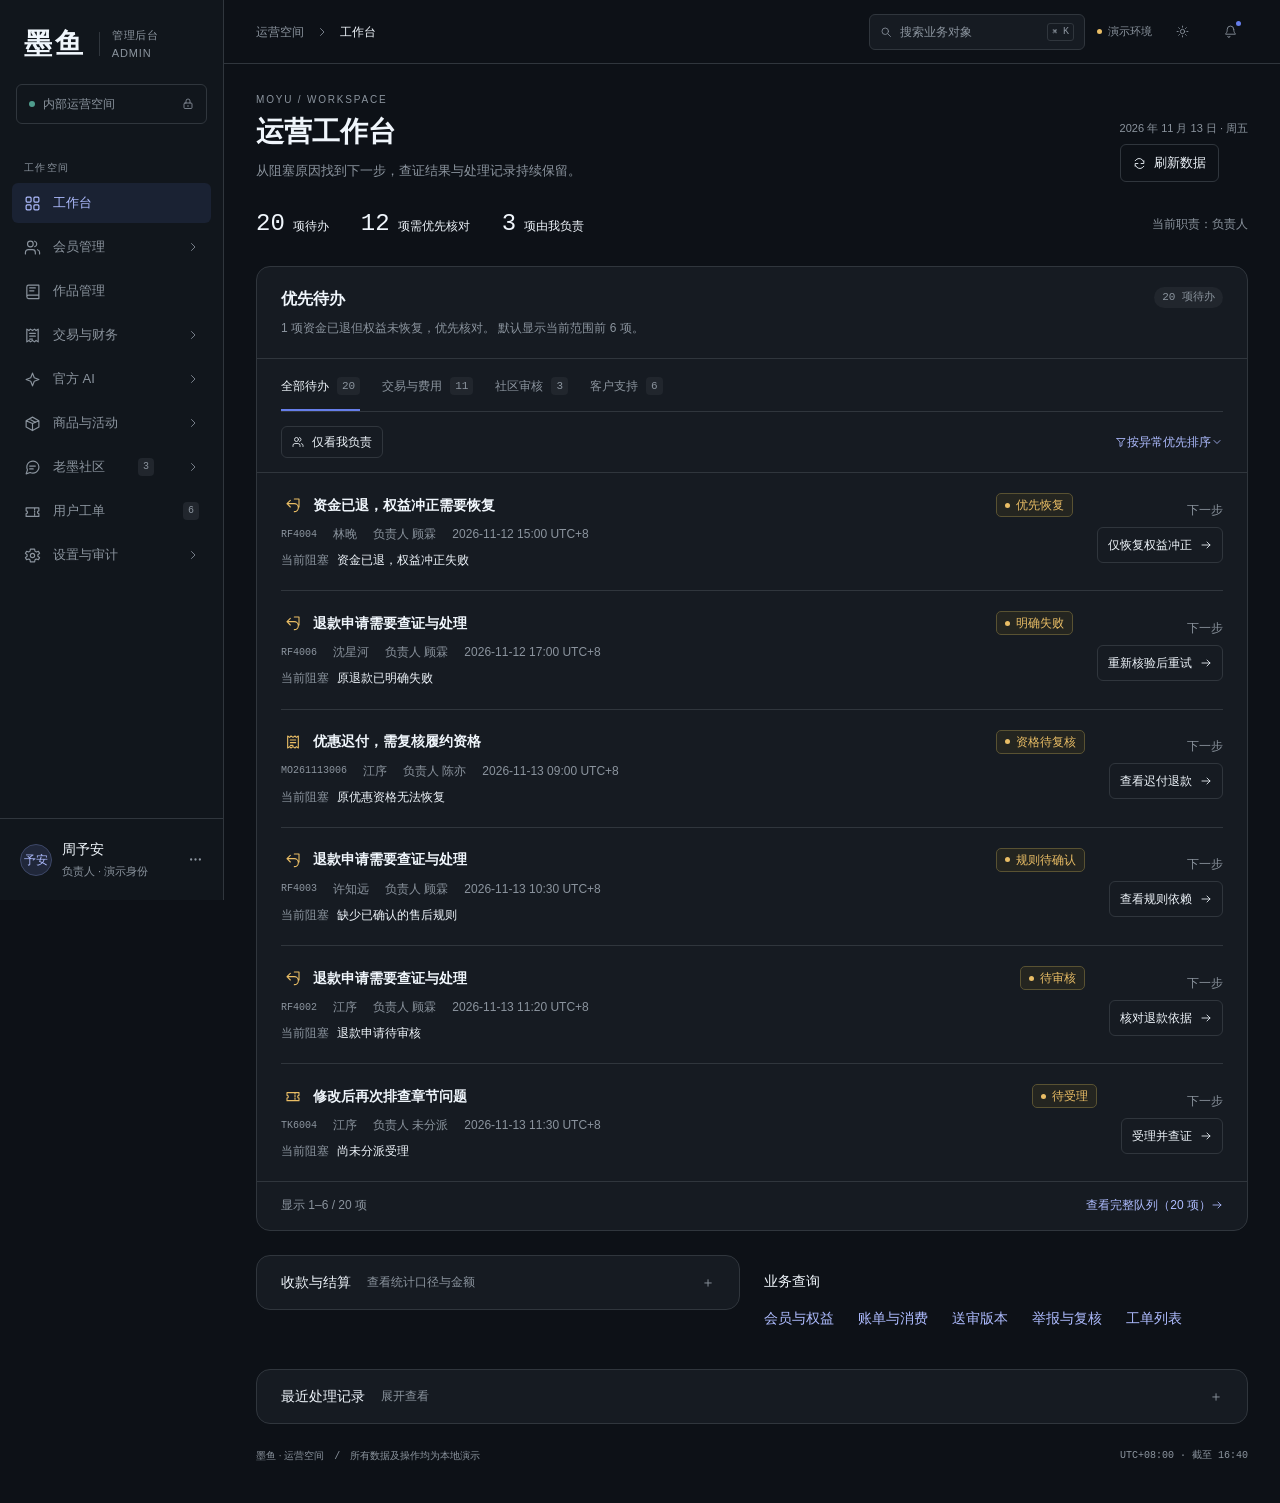
<file: index.html>
<!doctype html>
<html lang="zh-CN" data-theme="dark">
<head>
<meta charset="UTF-8">
<meta name="viewport" content="width=device-width, initial-scale=1">
<meta name="description" content="墨鱼管理后台：会员、作品、交易、费用、社区与作者支持的本地交互原型。">
<meta http-equiv="Content-Security-Policy" content="default-src 'self' data:; script-src 'self' 'unsafe-inline'; style-src 'self' 'unsafe-inline'; font-src 'self' data:; img-src 'self' data:; connect-src 'none'; base-uri 'self'; form-action 'none'">
<meta name="color-scheme" content="dark light">
<title>墨鱼管理后台</title>
<style>/* OD-LAYOUT-PRIMITIVES v1 — structure only: display, flex/grid, overflow, wrapping, ratio, geometry.
   Put this @layer first; product CSS outside the layer wins ordinary layout rules.
   Native hidden and closed-dialog states take precedence over component display rules. */
@layer od-layout {
  [hidden]:not([hidden="until-found" i]) { display: none !important; }
  dialog:not([open]) { display: none !important; }

  :where(.od-stack,.od-row,.od-row-top,.od-cluster,.od-grid,.od-field,.od-stat,.od-cell,.od-tile) > :where(*) { min-width: 0; }

  /* containers */
  .od-stack   { display: flex; flex-direction: column; gap: var(--od-gap, 8px); }
  .od-row     { display: flex; align-items: center; gap: var(--od-gap, 8px); }
  .od-row-top { display: flex; align-items: flex-start; gap: var(--od-gap, 8px); }
  .od-cluster { display: flex; flex-wrap: wrap; align-items: center; gap: var(--od-gap, 8px); }
  .od-fill    { flex: 1 1 0; min-width: 0; }
  .od-fixed   { flex: none; }
  .od-grid    { display: grid; gap: var(--od-gap, 12px); grid-template-columns: repeat(var(--od-cols, 3), minmax(0, 1fr)); }

  /* stacked information: each piece is its own line — never sibling inline spans */
  .od-stat, .od-field, .od-cell { display: grid; gap: var(--od-gap, 2px); }
  :where(.od-stat,.od-field,.od-cell) > :where(*) { display: block; }
  .od-tile { display: grid; grid-template-rows: auto 1fr; }
  :where(.od-tile) > :where(*) { display: block; }

  /* media keeps its intrinsic ratio by default; never a distorted or cropped
     cover by accident. height:auto lets the ratio win over an <img height="…">
     attribute. Cropping to a uniform box is an explicit opt-in: set --od-ratio
     AND add .od-media-cover together (per the core rule, only where a crop is
     deliberate — tile thumbs, decorative fills — never on full-frame content). */
  .od-media { display: block; width: 100%; height: auto; aspect-ratio: var(--od-ratio, auto); }
  .od-media-cover { object-fit: cover; }

  /* functional inline SVG icons opt into bounded geometry; content SVGs keep their own */
  .od-icon { display: inline-block; inline-size: var(--od-icon-size, 1em); block-size: var(--od-icon-size, 1em); flex: none; }

  /* data text only — authored copy is rewritten to its budget instead */
  .od-truncate { display: block; max-width: 100%; overflow: hidden; white-space: nowrap; text-overflow: ellipsis; }
  .od-clamp-2, .od-clamp-3 { display: -webkit-box; -webkit-box-orient: vertical; overflow: hidden; overflow-wrap: anywhere; }
  .od-clamp-2 { -webkit-line-clamp: 2; }
  .od-clamp-3 { -webkit-line-clamp: 3; }
  .od-lines-2 { min-height: calc(2 * 1.4em); }   /* block-level reservation for a shared baseline */
  .od-nowrap  { white-space: nowrap; }           /* 数字+单位 · 价格+起 · 日期+星期 */
  .od-keep    { word-break: keep-all; overflow-wrap: anywhere; } /* CJK labels break at spaces / <wbr> first */

  /* screen skeleton (optional): bars take their own space, the middle scrolls — no padding guessed for chrome */
  .od-screen { display: grid; grid-template-rows: auto minmax(0, 1fr) auto; height: 100%; }
  .od-scroll { overflow-y: auto; overscroll-behavior: contain; min-height: 0; }

  /* horizontal rail: the next item peeks at the edge; trailing room survives overflow */
  .od-rail { display: flex; gap: var(--od-gap, 8px); overflow-x: auto; scroll-snap-type: x proximity; scrollbar-width: none;
             padding-inline: var(--od-rail-pad, 16px); scroll-padding-inline: var(--od-rail-pad, 16px); }
  .od-rail::-webkit-scrollbar { display: none; }
  :where(.od-rail) > :where(*) { flex: none; scroll-snap-align: start; }
  :where(.od-rail) > :where(:last-child) { margin-inline-end: var(--od-rail-pad, 16px); }

  .od-spacer { flex: none; visibility: hidden; pointer-events: none; }
  .od-touch  { min-width: 44px; min-height: 44px; }
}
:root [hidden]:where(:not([hidden="until-found" i])) { display: none; }
/* /OD-LAYOUT-PRIMITIVES v1 */
</style>
<link rel="stylesheet" href="assets/fonts.css">
<link rel="stylesheet" href="tokens.css">
<link rel="stylesheet" href="components.css">
<link rel="stylesheet" href="assets/admin.css">
<link rel="stylesheet" href="assets/workflow-ui.css">
</head>
<body>
<div id="app"><main class="content"><div class="page-kicker">MOYU / OPERATIONS</div><h1>墨鱼管理后台</h1><p class="muted">正在载入运营空间…</p></main></div>
<dialog id="dialog" class="app-dialog" aria-labelledby="dialog-title"></dialog>
<div id="toasts" class="toast-stack" aria-live="polite" aria-atomic="false"></div>
<noscript><div class="notice">此交互原型需要 JavaScript。请在支持脚本的浏览器中打开 index.html。</div></noscript>
<script src="assets/data.js"></script>
<script src="assets/app.js"></script>
<script src="assets/views.js"></script>
<script src="assets/management.js"></script>
<script src="assets/member-details.js"></script>
<script src="assets/finance-details.js"></script>
<script src="assets/support-details.js"></script>
<script src="assets/finance-actions.js"></script>
<script src="assets/support-actions.js"></script>
<script src="assets/management-actions.js"></script>
<script src="assets/integration.js"></script>
</body>
</html>
</file>
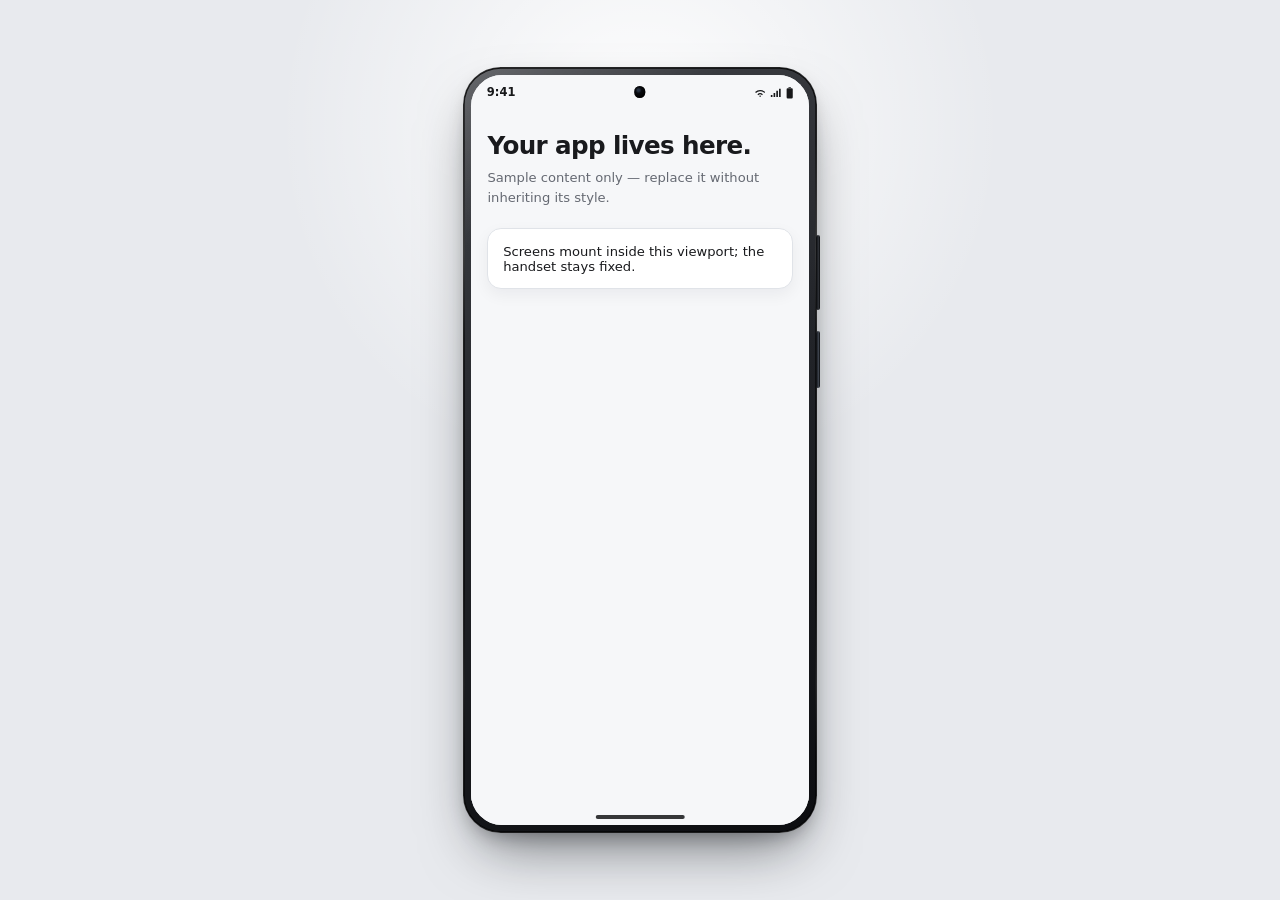
<file: .od-frames/android.html>
<!doctype html>
<!--
  Open Design · OD Next handheld shell — Android (centered punch-hole camera, right-side volume and power keys).
  Presentation shell for a phone-app prototype: keep the handset markup and
  CSS, put the product inside the APP CONTENT slot (`.phone-content`). The
  shell sets no typography, palette, spacing, or navigation for the app.
  Derived from the Open Design mobile-app template (Apache-2.0).
-->
<html lang="en">
<head>
  <meta charset="utf-8" />
  <meta name="viewport" content="width=device-width, initial-scale=1" />
  <title>Android mobile prototype</title>
  <style>
    /* Native hidden remains authoritative over component flex/grid styles. */
    [hidden]:not([hidden="until-found" i]) { display: none !important; }

    :root {
      --phone-screen-width: 412px;
      --phone-screen-height: 915px;
      --phone-bezel: 10px;
      --phone-outer-radius: 46px;
      --phone-screen-radius: 38px;
      --phone-safe-top: 52px;
      --phone-safe-bottom: 28px;
      --phone-system-fg: #17181a;
      --phone-screen-bg: #f6f7f9;
      --phone-stage-bg: #e8eaee;
    }

    * { box-sizing: border-box; }
    html, body { margin: 0; min-height: 100%; }
    body {
      min-height: 100dvh;
      display: grid;
      place-items: center;
      padding: 32px;
      background:
        radial-gradient(circle at 50% 14%, rgba(255,255,255,.95), transparent 36%),
        var(--phone-stage-bg, #e8eaee);
      color: #191a1d;
      font-family: Roboto, "Noto Sans", system-ui, sans-serif;
    }

    .phone-frame {
      position: relative;
      width: calc(var(--phone-screen-width, 412px) + var(--phone-bezel, 10px) * 2);
      height: calc(var(--phone-screen-height, 915px) + var(--phone-bezel, 10px) * 2);
      padding: var(--phone-bezel, 10px);
      border-radius: var(--phone-outer-radius, 46px);
      background:
        linear-gradient(145deg, rgba(255,255,255,.2), transparent 18%),
        linear-gradient(155deg, #414348 0%, #23252a 44%, #0c0d10 100%);
      box-shadow:
        inset 0 0 0 1px rgba(255,255,255,.13),
        inset 0 0 0 2px rgba(0,0,0,.84),
        0 34px 72px -22px rgba(8,10,14,.56),
        0 11px 25px -10px rgba(8,10,14,.34);
      isolation: isolate;
    }

    .phone-frame::before,
    .phone-frame::after {
      content: "";
      position: absolute;
      z-index: -1;
      top: 92px;
      bottom: 92px;
      width: 2px;
      background: linear-gradient(to bottom, transparent, rgba(255,255,255,.14) 18%, transparent 32%, transparent 72%, rgba(255,255,255,.07) 88%, transparent);
    }
    .phone-frame::before { left: 0; }
    .phone-frame::after { right: 0; }

    .hardware-button {
      position: absolute;
      right: -3px;
      width: 4px;
      border-radius: 3px;
      background: linear-gradient(90deg, #08090b, #2d3036 62%, #08090b);
      box-shadow: inset 0 1px rgba(255,255,255,.1);
    }
    .hardware-button.volume { top: 205px; height: 92px; }
    .hardware-button.power { top: 322px; height: 70px; background: linear-gradient(90deg, #08090b, #3c424c 62%, #08090b); }

    .phone-screen {
      position: relative;
      width: var(--phone-screen-width, 412px);
      height: var(--phone-screen-height, 915px);
      overflow: hidden;
      border-radius: var(--phone-screen-radius, 38px);
      background: var(--phone-screen-bg, #f6f7f9);
      box-shadow: inset 0 0 0 1px rgba(255,255,255,.05);
    }

    .phone-content {
      position: absolute;
      inset: 0;
      overflow-x: hidden;
      overflow-y: auto;
      overscroll-behavior: contain;
      -webkit-overflow-scrolling: touch;
      scrollbar-width: none;
      padding-top: var(--phone-safe-top, 52px);
      padding-bottom: var(--phone-safe-bottom, 28px);
      background: var(--phone-screen-bg, #f6f7f9);
    }
    .phone-content::-webkit-scrollbar { display: none; }

    .punch-hole {
      position: absolute;
      z-index: 20;
      top: 14px;
      left: 50%;
      width: 14px;
      height: 14px;
      transform: translateX(-50%);
      border-radius: 50%;
      background: radial-gradient(circle at 38% 35%, #283343 0 10%, #090b0f 30%, #000 72%);
      box-shadow: 0 0 0 1px rgba(255,255,255,.08), inset 0 0 3px #000;
      pointer-events: none;
    }

    .status-bar {
      position: absolute;
      z-index: 15;
      inset: 0 0 auto;
      height: var(--phone-safe-top, 52px);
      display: grid;
      grid-template-columns: minmax(0, 1fr) 64px minmax(0, 1fr);
      align-items: start;
      padding: 14px 19px 0;
      color: var(--phone-system-fg, #17181a);
      pointer-events: none;
    }
    .status-time {
      justify-self: start;
      display: flex;
      align-items: center;
      height: 16px;
      font-size: 14px;
      font-weight: 600;
      line-height: 1;
      letter-spacing: .01em;
    }
    .status-cutout-zone { width: 64px; }
    .status-icons {
      justify-self: end;
      display: inline-flex;
      align-items: center;
      height: 16px;
      gap: 5px;
    }
    .status-icons svg { display: block; flex: none; fill: currentColor; }
    .status-icons .wifi { width: 15px; height: 12px; }
    .status-icons .cellular { width: 14px; height: 12px; }
    .status-icons .battery { width: 9px; height: 14px; }

    .gesture-indicator {
      position: absolute;
      z-index: 20;
      left: 50%;
      bottom: 8px;
      width: 108px;
      height: 4px;
      transform: translateX(-50%);
      border-radius: 99px;
      background: var(--phone-system-fg, #17181a);
      opacity: .86;
      pointer-events: none;
    }

    /* Preview-only content. Replace it without inheriting the style. */
    .sample-app { min-height: 100%; padding: 18px 20px 34px; background: #f6f7f9; }
    .sample-app .eyebrow { margin: 0 0 6px; color: #686c74; font-size: 12px; font-weight: 650; letter-spacing: .08em; text-transform: uppercase; }
    .sample-app h1 { margin: 0; font-size: 30px; line-height: 1.12; letter-spacing: -.025em; }
    .sample-app p { margin: 10px 0 25px; color: #656972; line-height: 1.5; }
    .sample-card { padding: 18px; border: 1px solid #e0e3e8; border-radius: 17px; background: #fff; box-shadow: 0 7px 20px rgba(20,24,32,.055); }
    .sample-card + .sample-card { margin-top: 12px; }

    /* Presentation scaling: keep the whole handset visible on short viewports. */
    @media (max-height: 998px) { .phone-frame { zoom: 0.9; } }
    @media (max-height: 904px) { .phone-frame { zoom: 0.82; } }
    @media (max-height: 829px) { .phone-frame { zoom: 0.74; } }
    @media (max-height: 754px) { .phone-frame { zoom: 0.66; } }
    /* Narrow viewports: the handset chrome collapses and the screen fills the
       viewport, so the app behaves like a real phone page instead of
       scrolling sideways. */
    @media (max-width: 480px) {
      body { padding: 0; display: block; }
      .phone-frame { width: 100%; height: 100dvh; padding: 0; border-radius: 0; background: none; box-shadow: none; zoom: 1; }
      .phone-frame::before, .phone-frame::after, .hardware-button { display: none; }
      .phone-screen { width: 100%; height: 100%; border-radius: 0; }
    }
  </style>
</head>
<body>
  <div class="phone-frame" data-phone-shell data-platform="android">
    <span class="hardware-button volume" aria-hidden="true"></span>
    <span class="hardware-button power" aria-hidden="true"></span>

    <section class="phone-screen" data-phone-screen>
      <main class="phone-content" data-phone-content>
        <!-- APP CONTENT START: replace everything inside this sample wrapper with the product. -->
        <div class="sample-app">
          <h1>Your app lives here.</h1>
          <p>Sample content only — replace it without inheriting its style.</p>
          <div class="sample-card">Screens mount inside this viewport; the handset stays fixed.</div>
        </div>
        <!-- APP CONTENT END -->
      </main>

      <div class="status-bar" aria-hidden="true">
        <span class="status-time">9:41</span>
        <span class="status-cutout-zone"></span>
        <span class="status-icons">
          <svg class="wifi" viewBox="0 0 16 12"><path d="M8 11.4 6.55 9.95a2.05 2.05 0 0 1 2.9 0L8 11.4Zm3.58-3.55-1.16 1.16a3.43 3.43 0 0 0-4.84 0L4.42 7.85a5.08 5.08 0 0 1 7.16 0Zm3-2.95-1.16 1.16a7.67 7.67 0 0 0-10.84 0L1.42 4.9a9.31 9.31 0 0 1 13.16 0Z"/></svg>
          <svg class="cellular" viewBox="0 0 14 12"><path d="M1 11h2V8.5H1V11Zm3.35 0h2V6H4.35v5Zm3.35 0h2V3.5h-2V11Zm3.35 0h2V1h-2v10Z"/></svg>
          <svg class="battery" viewBox="0 0 9 14"><path d="M3 0h3v1H3V0ZM2 1.5h5a1.25 1.25 0 0 1 1.25 1.25v9.75A1.5 1.5 0 0 1 6.75 14h-4.5a1.5 1.5 0 0 1-1.5-1.5V2.75A1.25 1.25 0 0 1 2 1.5Z"/></svg>
        </span>
      </div>
      <div class="punch-hole" aria-hidden="true"></div>
      <div class="gesture-indicator" aria-hidden="true"></div>
    </section>
  </div>
</body>
</html>
</file>
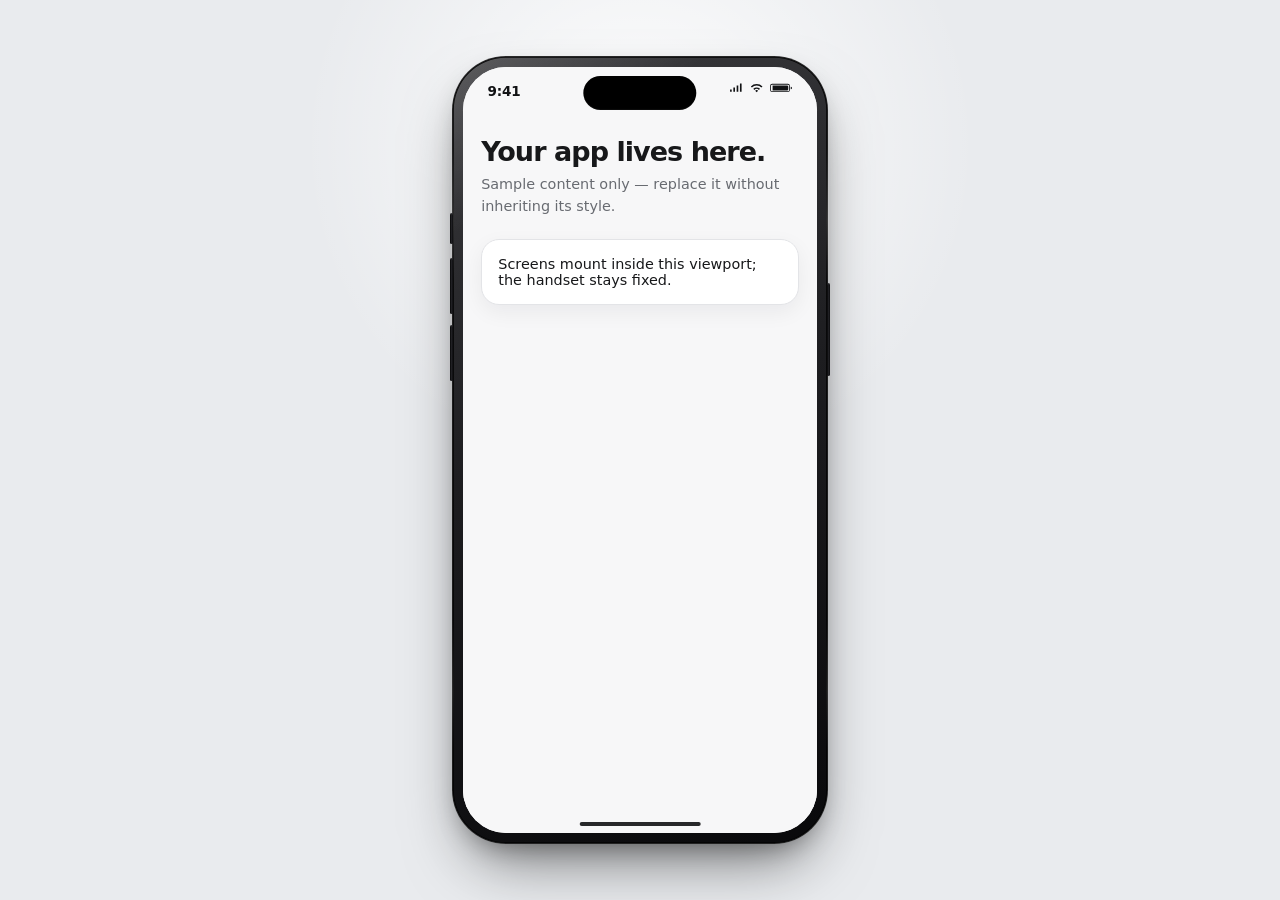
<file: .od-frames/iphone.html>
<!doctype html>
<!--
  Open Design · OD Next handheld shell — iPhone (Dynamic Island, left silent/volume keys, right power key).
  Presentation shell for a phone-app prototype: keep the handset markup and
  CSS, put the product inside the APP CONTENT slot (`.phone-content`). The
  shell sets no typography, palette, spacing, or navigation for the app.
  Derived from the Open Design mobile-app template (Apache-2.0).
-->
<html lang="en">
<head>
  <meta charset="utf-8" />
  <meta name="viewport" content="width=device-width, initial-scale=1" />
  <title>iPhone mobile prototype</title>
  <style>
    /* Native hidden remains authoritative over component flex/grid styles. */
    [hidden]:not([hidden="until-found" i]) { display: none !important; }

    :root {
      --phone-screen-width: 393px;
      --phone-screen-height: 852px;
      --phone-bezel: 12px;
      --phone-outer-radius: 60px;
      --phone-screen-radius: 48px;
      --phone-safe-top: 59px;
      --phone-safe-bottom: 34px;
      --phone-system-fg: #111214;
      --phone-screen-bg: #f7f7f8;
      --phone-stage-bg: #e9ebee;
    }

    * { box-sizing: border-box; }
    html, body { margin: 0; min-height: 100%; }
    body {
      min-height: 100dvh;
      display: grid;
      place-items: center;
      padding: 32px;
      background:
        radial-gradient(circle at 50% 16%, rgba(255,255,255,.92), transparent 34%),
        var(--phone-stage-bg, #e9ebee);
      font-family: -apple-system, BlinkMacSystemFont, "SF Pro Text", system-ui, sans-serif;
      color: #17181a;
    }

    .phone-frame {
      position: relative;
      width: calc(var(--phone-screen-width, 393px) + var(--phone-bezel, 12px) * 2);
      height: calc(var(--phone-screen-height, 852px) + var(--phone-bezel, 12px) * 2);
      padding: var(--phone-bezel, 12px);
      border-radius: var(--phone-outer-radius, 60px);
      background:
        linear-gradient(145deg, rgba(255,255,255,.18), transparent 17%),
        linear-gradient(160deg, #3a3a3d 0%, #1d1d20 47%, #09090b 100%);
      box-shadow:
        inset 0 0 0 1px rgba(255,255,255,.13),
        inset 0 0 0 2px rgba(0,0,0,.9),
        0 34px 70px -20px rgba(0,0,0,.55),
        0 12px 28px -12px rgba(0,0,0,.36);
      isolation: isolate;
    }

    .phone-frame::before,
    .phone-frame::after {
      content: "";
      position: absolute;
      z-index: -1;
      top: 102px;
      bottom: 102px;
      width: 3px;
      border-radius: 3px;
      background: linear-gradient(
        to bottom,
        transparent,
        rgba(255,255,255,.13) 12%,
        transparent 22%,
        transparent 78%,
        rgba(255,255,255,.08) 90%,
        transparent
      );
    }
    .phone-frame::before { left: -1px; }
    .phone-frame::after { right: -1px; }

    .hardware-button {
      position: absolute;
      width: 4px;
      border-radius: 3px;
      background: linear-gradient(90deg, #050506, #242428 58%, #08080a);
      box-shadow: inset 0 1px rgba(255,255,255,.08);
    }
    .hardware-button.silent { left: -3px; top: 175px; height: 34px; }
    .hardware-button.volume-up { left: -3px; top: 225px; height: 62px; }
    .hardware-button.volume-down { left: -3px; top: 299px; height: 62px; }
    .hardware-button.power { right: -3px; top: 252px; height: 104px; }

    .phone-screen {
      position: relative;
      width: var(--phone-screen-width, 393px);
      height: var(--phone-screen-height, 852px);
      overflow: hidden;
      border-radius: var(--phone-screen-radius, 48px);
      background: var(--phone-screen-bg, #f7f7f8);
      box-shadow: inset 0 0 0 1px rgba(255,255,255,.06);
    }

    .phone-content {
      position: absolute;
      inset: 0;
      overflow-x: hidden;
      overflow-y: auto;
      overscroll-behavior: contain;
      -webkit-overflow-scrolling: touch;
      scrollbar-width: none;
      padding-top: var(--phone-safe-top, 59px);
      padding-bottom: var(--phone-safe-bottom, 34px);
      background: var(--phone-screen-bg, #f7f7f8);
    }
    .phone-content::-webkit-scrollbar { display: none; }

    .dynamic-island {
      position: absolute;
      z-index: 20;
      top: 11px;
      left: 50%;
      width: 126px;
      height: 37px;
      transform: translateX(-50%);
      border-radius: 999px;
      background: #000;
      box-shadow: inset 0 -1px 1px rgba(255,255,255,.05);
      pointer-events: none;
    }

    .status-bar {
      position: absolute;
      z-index: 15;
      top: 0;
      left: 0;
      right: 0;
      height: var(--phone-safe-top, 59px);
      display: flex;
      align-items: flex-start;
      justify-content: space-between;
      padding: 18px 27px 0;
      color: var(--phone-system-fg, #111214);
      font-size: 15px;
      font-weight: 650;
      letter-spacing: -.01em;
      pointer-events: none;
    }
    .status-icons { display: inline-flex; align-items: center; gap: 6px; }
    .status-icons svg { display: block; width: 17px; height: 11px; fill: currentColor; }
    .status-icons .battery { width: 25px; }

    .home-indicator {
      position: absolute;
      z-index: 20;
      left: 50%;
      bottom: 8px;
      width: 134px;
      height: 5px;
      transform: translateX(-50%);
      border-radius: 999px;
      background: var(--phone-system-fg, #111214);
      opacity: .9;
      pointer-events: none;
    }

    /* Sample content exists only to make the shell previewable. Replace it. */
    .sample-app { min-height: 100%; padding: 18px 20px 32px; background: #f7f7f8; }
    .sample-app h1 { margin: 0; font-size: 30px; letter-spacing: -.035em; }
    .sample-app p { margin: 8px 0 24px; color: #686b71; line-height: 1.5; }
    .sample-card {
      padding: 18px;
      border: 1px solid #e3e4e7;
      border-radius: 20px;
      background: #fff;
      box-shadow: 0 8px 24px rgba(20,22,26,.06);
    }
    .sample-card + .sample-card { margin-top: 12px; }

    /* Presentation scaling: keep the whole handset visible on short viewports. */
    @media (max-height: 939px) { .phone-frame { zoom: 0.9; } }
    @media (max-height: 851px) { .phone-frame { zoom: 0.82; } }
    @media (max-height: 781px) { .phone-frame { zoom: 0.74; } }
    @media (max-height: 711px) { .phone-frame { zoom: 0.66; } }
    /* Narrow viewports: the handset chrome collapses and the screen fills the
       viewport, so the app behaves like a real phone page instead of
       scrolling sideways. */
    @media (max-width: 480px) {
      body { padding: 0; display: block; }
      .phone-frame { width: 100%; height: 100dvh; padding: 0; border-radius: 0; background: none; box-shadow: none; zoom: 1; }
      .phone-frame::before, .phone-frame::after, .hardware-button { display: none; }
      .phone-screen { width: 100%; height: 100%; border-radius: 0; }
    }
  </style>
</head>
<body>
  <div class="phone-frame" data-phone-shell data-platform="iphone">
    <span class="hardware-button silent" aria-hidden="true"></span>
    <span class="hardware-button volume-up" aria-hidden="true"></span>
    <span class="hardware-button volume-down" aria-hidden="true"></span>
    <span class="hardware-button power" aria-hidden="true"></span>

    <section class="phone-screen" data-phone-screen>
      <main class="phone-content" data-phone-content>
        <!-- APP CONTENT START: replace everything inside this sample wrapper with the product. -->
        <div class="sample-app">
          <h1>Your app lives here.</h1>
          <p>Sample content only — replace it without inheriting its style.</p>
          <div class="sample-card">Screens mount inside this viewport; the handset stays fixed.</div>
        </div>
        <!-- APP CONTENT END -->
      </main>

      <div class="status-bar" aria-hidden="true">
        <span>9:41</span>
        <span class="status-icons">
          <svg viewBox="0 0 18 12"><path d="M1 10.5h2V8H1v2.5Zm4 0h2V5.5H5v5Zm4 0h2V3H9v7.5Zm4 0h2V.5h-2v10Z"/></svg>
          <svg viewBox="0 0 18 12"><path d="M9 11.2 7.2 9.4a2.55 2.55 0 0 1 3.6 0L9 11.2Zm4.1-4.1-1.35 1.35a3.9 3.9 0 0 0-5.5 0L4.9 7.1a5.8 5.8 0 0 1 8.2 0Zm3-3-1.35 1.35a8.15 8.15 0 0 0-11.5 0L1.9 4.1a10.05 10.05 0 0 1 14.2 0Z"/></svg>
          <svg class="battery" viewBox="0 0 27 12"><path fill-rule="evenodd" d="M2.5 1h19A2.5 2.5 0 0 1 24 3.5v5a2.5 2.5 0 0 1-2.5 2.5h-19A2.5 2.5 0 0 1 0 8.5v-5A2.5 2.5 0 0 1 2.5 1Zm0 1A1.5 1.5 0 0 0 1 3.5v5A1.5 1.5 0 0 0 2.5 10h19A1.5 1.5 0 0 0 23 8.5v-5A1.5 1.5 0 0 0 21.5 2h-19Zm.5 1h17.5A1.5 1.5 0 0 1 22 4.5v3A1.5 1.5 0 0 1 20.5 9H3V3Zm22 1.5a1.5 1.5 0 0 1 0 3v-3Z"/></svg>
        </span>
      </div>
      <div class="dynamic-island" aria-hidden="true"></div>
      <div class="home-indicator" aria-hidden="true"></div>
    </section>
  </div>
</body>
</html>
</file>
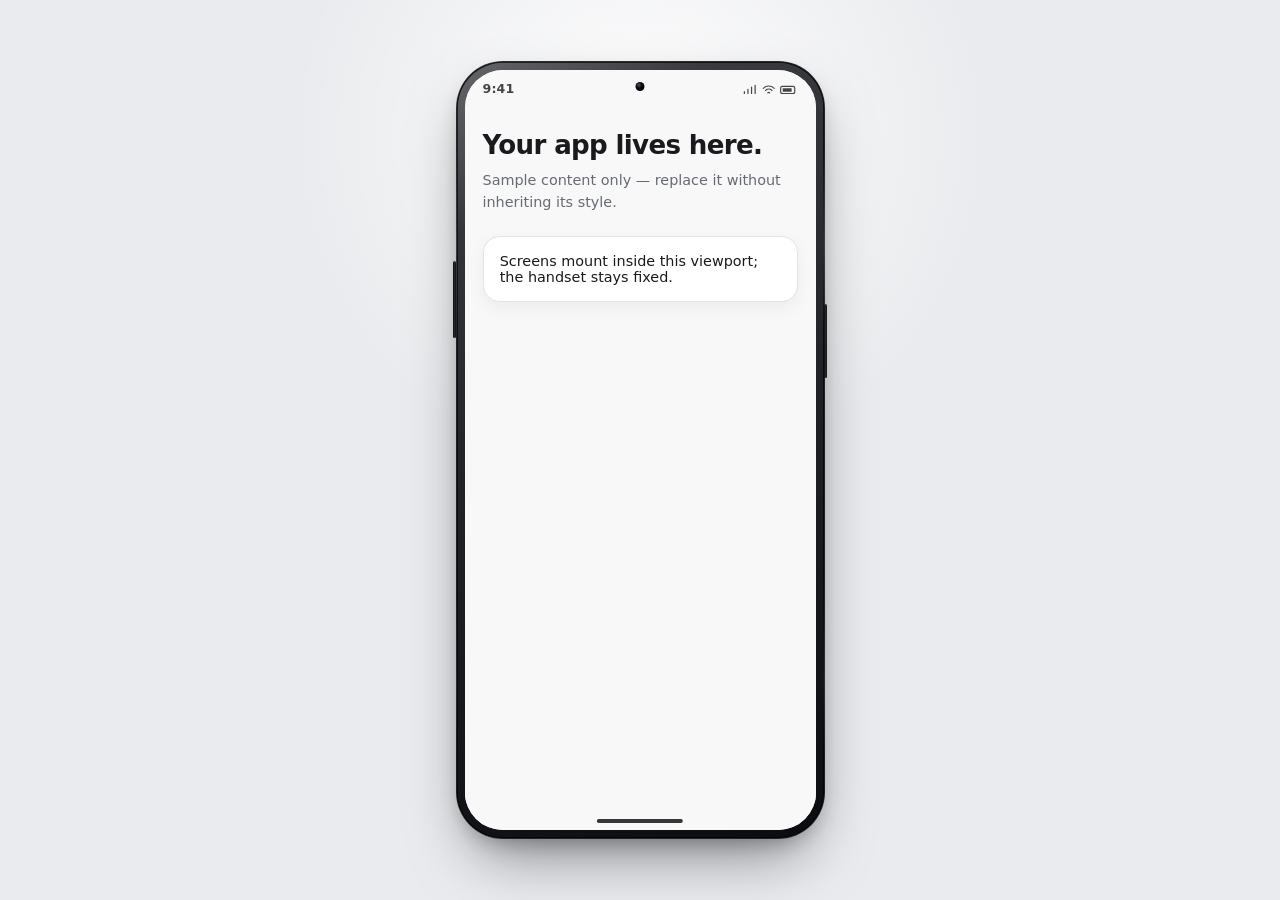
<file: .od-frames/neutral.html>
<!doctype html>
<!--
  Open Design · OD Next handheld shell — platform-neutral phone (restrained camera dot and symmetric side keys — use when the brief names no platform).
  Presentation shell for a phone-app prototype: keep the handset markup and
  CSS, put the product inside the APP CONTENT slot (`.phone-content`). The
  shell sets no typography, palette, spacing, or navigation for the app.
  Derived from the Open Design mobile-app template (Apache-2.0).
-->
<html lang="en">
<head>
  <meta charset="utf-8" />
  <meta name="viewport" content="width=device-width, initial-scale=1" />
  <title>Platform-neutral mobile prototype</title>
  <style>
    /* Native hidden remains authoritative over component flex/grid styles. */
    [hidden]:not([hidden="until-found" i]) { display: none !important; }

    :root {
      --phone-screen-width: 390px;
      --phone-screen-height: 844px;
      --phone-bezel: 10px;
      --phone-outer-radius: 52px;
      --phone-screen-radius: 42px;
      --phone-safe-top: 50px;
      --phone-safe-bottom: 29px;
      --phone-system-fg: #17181a;
      --phone-screen-bg: #f8f8f9;
      --phone-stage-bg: #eaebee;
    }

    * { box-sizing: border-box; }
    html, body { margin: 0; min-height: 100%; }
    body {
      min-height: 100dvh;
      display: grid;
      place-items: center;
      padding: 32px;
      background:
        radial-gradient(circle at 50% 15%, rgba(255,255,255,.94), transparent 35%),
        var(--phone-stage-bg, #eaebee);
      color: #191a1d;
      font-family: system-ui, -apple-system, BlinkMacSystemFont, sans-serif;
    }

    .phone-frame {
      position: relative;
      width: calc(var(--phone-screen-width, 390px) + var(--phone-bezel, 10px) * 2);
      height: calc(var(--phone-screen-height, 844px) + var(--phone-bezel, 10px) * 2);
      padding: var(--phone-bezel, 10px);
      border-radius: var(--phone-outer-radius, 52px);
      background:
        linear-gradient(145deg, rgba(255,255,255,.2), transparent 17%),
        linear-gradient(160deg, #3f4146 0%, #202227 48%, #0b0c0f 100%);
      box-shadow:
        inset 0 0 0 1px rgba(255,255,255,.13),
        inset 0 0 0 2px rgba(0,0,0,.85),
        0 32px 68px -20px rgba(10,12,16,.52),
        0 10px 24px -10px rgba(10,12,16,.32);
      isolation: isolate;
    }

    .phone-frame::before,
    .phone-frame::after {
      content: "";
      position: absolute;
      z-index: -1;
      top: 96px;
      bottom: 96px;
      width: 2px;
      background: linear-gradient(to bottom, transparent, rgba(255,255,255,.13) 16%, transparent 30%, transparent 72%, rgba(255,255,255,.07) 88%, transparent);
    }
    .phone-frame::before { left: 0; }
    .phone-frame::after { right: 0; }

    .hardware-button {
      position: absolute;
      width: 4px;
      border-radius: 3px;
      background: linear-gradient(90deg, #08090b, #2a2d33 60%, #08090b);
      box-shadow: inset 0 1px rgba(255,255,255,.08);
    }
    .hardware-button.volume { left: -3px; top: 222px; height: 86px; }
    .hardware-button.power { right: -3px; top: 270px; height: 82px; }

    .phone-screen {
      position: relative;
      width: var(--phone-screen-width, 390px);
      height: var(--phone-screen-height, 844px);
      overflow: hidden;
      border-radius: var(--phone-screen-radius, 42px);
      background: var(--phone-screen-bg, #f8f8f9);
      box-shadow: inset 0 0 0 1px rgba(255,255,255,.05);
    }

    .phone-content {
      position: absolute;
      inset: 0;
      overflow-x: hidden;
      overflow-y: auto;
      overscroll-behavior: contain;
      -webkit-overflow-scrolling: touch;
      scrollbar-width: none;
      padding-top: var(--phone-safe-top, 50px);
      padding-bottom: var(--phone-safe-bottom, 29px);
      background: var(--phone-screen-bg, #f8f8f9);
    }
    .phone-content::-webkit-scrollbar { display: none; }

    .camera-dot {
      position: absolute;
      z-index: 20;
      top: 13px;
      left: 50%;
      width: 10px;
      height: 10px;
      transform: translateX(-50%);
      border-radius: 50%;
      background: radial-gradient(circle at 38% 35%, #344154 0 12%, #0a0c10 34%, #000 76%);
      box-shadow: 0 0 0 1px rgba(255,255,255,.06);
      pointer-events: none;
    }

    .status-bar {
      position: absolute;
      z-index: 15;
      inset: 0 0 auto;
      height: var(--phone-safe-top, 50px);
      display: grid;
      grid-template-columns: minmax(0, 1fr) 56px minmax(0, 1fr);
      align-items: start;
      padding: 14px 20px 0;
      color: var(--phone-system-fg, #17181a);
      opacity: .8;
      pointer-events: none;
    }
    .status-time {
      justify-self: start;
      display: flex;
      align-items: center;
      height: 15px;
      font-size: 14px;
      font-weight: 560;
      line-height: 1;
      letter-spacing: .01em;
    }
    .status-cutout-zone { width: 56px; }
    .status-icons {
      justify-self: end;
      display: inline-flex;
      align-items: center;
      height: 15px;
      gap: 6px;
    }
    .status-icons svg {
      display: block;
      flex: none;
      fill: none;
      stroke: currentColor;
      stroke-width: 1.35;
      stroke-linecap: round;
      stroke-linejoin: round;
    }
    .status-icons .connectivity { width: 15px; height: 12px; }
    .status-icons .wifi { width: 15px; height: 12px; }
    .status-icons .battery { width: 19px; height: 11px; }

    .gesture-indicator {
      position: absolute;
      z-index: 20;
      left: 50%;
      bottom: 8px;
      width: 96px;
      height: 4px;
      transform: translateX(-50%);
      border-radius: 99px;
      background: var(--phone-system-fg, #17181a);
      opacity: .86;
      pointer-events: none;
    }

    /* Preview-only content. Replace it without inheriting the style. */
    .sample-app { min-height: 100%; padding: 18px 20px 34px; background: #f8f8f9; }
    .sample-app .eyebrow { margin: 0 0 6px; color: #6b6e75; font-size: 12px; font-weight: 650; letter-spacing: .08em; text-transform: uppercase; }
    .sample-app h1 { margin: 0; font-size: 29px; line-height: 1.14; letter-spacing: -.025em; }
    .sample-app p { margin: 10px 0 25px; color: #666a72; line-height: 1.5; }
    .sample-card { padding: 18px; border: 1px solid #e2e3e6; border-radius: 18px; background: #fff; box-shadow: 0 7px 20px rgba(20,22,28,.05); }
    .sample-card + .sample-card { margin-top: 12px; }

    /* Presentation scaling: keep the whole handset visible on short viewports. */
    @media (max-height: 927px) { .phone-frame { zoom: 0.9; } }
    @media (max-height: 840px) { .phone-frame { zoom: 0.82; } }
    @media (max-height: 771px) { .phone-frame { zoom: 0.74; } }
    @media (max-height: 702px) { .phone-frame { zoom: 0.66; } }
    /* Narrow viewports: the handset chrome collapses and the screen fills the
       viewport, so the app behaves like a real phone page instead of
       scrolling sideways. */
    @media (max-width: 480px) {
      body { padding: 0; display: block; }
      .phone-frame { width: 100%; height: 100dvh; padding: 0; border-radius: 0; background: none; box-shadow: none; zoom: 1; }
      .phone-frame::before, .phone-frame::after, .hardware-button { display: none; }
      .phone-screen { width: 100%; height: 100%; border-radius: 0; }
    }
  </style>
</head>
<body>
  <div class="phone-frame" data-phone-shell data-platform="neutral">
    <span class="hardware-button volume" aria-hidden="true"></span>
    <span class="hardware-button power" aria-hidden="true"></span>

    <section class="phone-screen" data-phone-screen>
      <main class="phone-content" data-phone-content>
        <!-- APP CONTENT START: replace everything inside this sample wrapper with the product. -->
        <div class="sample-app">
          <h1>Your app lives here.</h1>
          <p>Sample content only — replace it without inheriting its style.</p>
          <div class="sample-card">Screens mount inside this viewport; the handset stays fixed.</div>
        </div>
        <!-- APP CONTENT END -->
      </main>

      <div class="status-bar" aria-hidden="true">
        <span class="status-time">9:41</span>
        <span class="status-cutout-zone"></span>
        <span class="status-icons">
          <svg class="connectivity" viewBox="0 0 15 12"><path d="M1.5 10.5v-2m4 2v-4.5m4 4.5v-7m4 7v-9"/></svg>
          <svg class="wifi" viewBox="0 0 16 12"><path d="M1.5 4.7a9.2 9.2 0 0 1 13 0M4.2 7.3a5.4 5.4 0 0 1 7.6 0M6.9 10a1.55 1.55 0 0 1 2.2 0"/></svg>
          <svg class="battery" viewBox="0 0 20 11"><rect x=".75" y="1.25" width="16.5" height="8.5" rx="2"/><path d="M18.5 4v3M3.2 3.4h10.4v4.2H3.2z" fill="currentColor" stroke="none"/></svg>
        </span>
      </div>
      <div class="camera-dot" aria-hidden="true"></div>
      <div class="gesture-indicator" aria-hidden="true"></div>
    </section>
  </div>
</body>
</html>
</file>
<file: assets/fonts.css>
/* Local font stacks: canonical font files were not included with this project. */
:root{--font-sans:"DM Sans",-apple-system,BlinkMacSystemFont,"PingFang SC","Microsoft YaHei",sans-serif;--font-serif:"Noto Serif SC","Songti SC","STSong","SimSun",serif;--font-display:"LXGW WenKai","Kaiti SC","STKaiti",serif;--font-mono:"JetBrains Mono","SFMono-Regular",Consolas,monospace}
</file>
<file: tokens.css>
:root{color-scheme:dark;--color-background:#0d1117;--color-canvas:#0d1117;--color-card:#161b22;--color-popover:#161b22;--color-surface-elevated:#1c2333;--color-secondary:#21262d;--color-accent:#30363d;--color-foreground:#f0f6fc;--color-muted-foreground:#8b949e;--color-text-muted:#767e88;--color-border:#30363d;--color-input:#596373;--color-primary:#667eea;--color-primary-dark:#5a6fd6;--color-primary-accent:#764ba2;--color-primary-foreground:#f0f6fc;--color-success:#28a745;--color-warning:#ffc107;--color-destructive:#dc3545;--color-warm:#cf4d34;--color-accent-read:#4f9d8e;--color-ring:#667eea;--color-scrim:rgb(0 0 0 / .5);--appearance-primary-ink:#aebcff;--appearance-success-ink:#7fd49a;--appearance-warning-ink:#e9bd65;--appearance-destructive-ink:#ff8d97;--appearance-warm-ink:#f4927e;--radius-sm:6px;--radius-md:10px;--radius-xl:12px;--radius-lg:14px;--radius-2xl:16px;--duration-fast:100ms;--duration-normal:200ms;--duration-slow:300ms;--shadow-sm:0 1px 3px rgb(0 0 0 / .1);--shadow-md:0 4px 12px rgb(0 0 0 / .18);--shadow-lg:0 16px 48px rgb(0 0 0 / .3);--space-1:4px;--space-2:8px;--space-3:12px;--space-4:16px;--space-5:20px;--space-6:24px;--space-8:32px;--space-10:40px;--sidebar:224px;--header:64px;--moyu-ui-size:14px;--moyu-ui-leading:20px;--moyu-page-title-size:28px;--moyu-page-title-leading:40px;--moyu-meta-size:12px;--moyu-meta-leading:18px}
:root[data-theme=paper]{--color-background:#faf7f0;--color-card:#f0ede6;--color-popover:#f7f4ed;--color-secondary:#eae5dc;--color-surface-elevated:#f7f4ed;--color-foreground:#34322e;--color-muted-foreground:#69645c;--color-border:#dcd6cc;--color-canvas:#e8e4dc}
:root[data-theme=sage]{--color-background:#f4f7f2;--color-card:#eaf0eb;--color-popover:#f0f4ef;--color-secondary:#e0e8e1;--color-surface-elevated:#f0f4ef;--color-foreground:#2e3832;--color-muted-foreground:#59675f;--color-border:#d1dbd2;--color-canvas:#e1e8e3}
:root[data-theme=white]{--color-background:#fff;--color-card:#f6f7f9;--color-popover:#fff;--color-secondary:#eceff3;--color-surface-elevated:#fff;--color-foreground:#2b3038;--color-muted-foreground:#616975;--color-border:#dde1e7;--color-canvas:#f3f4f6}
:root:is([data-theme=paper],[data-theme=sage],[data-theme=white]){color-scheme:light;--color-primary:#6551a8;--color-primary-dark:#554192;--color-primary-accent:#6a4288;--color-primary-foreground:#fff;--color-text-muted:var(--color-muted-foreground);--color-accent:var(--color-secondary);--color-input:#7b7f86;--color-success:#216e39;--color-warning:#8a5b0a;--color-destructive:#b42338;--color-ring:#6551a8;--color-accent-read:#276e62;--color-scrim:rgb(35 40 46 / .28);--appearance-primary-ink:#554192;--appearance-success-ink:#18562c;--appearance-warning-ink:#6c4508;--appearance-destructive-ink:#941c2d;--appearance-warm-ink:#b33e29;--shadow-md:0 4px 12px rgb(35 40 46 / .08);--shadow-lg:0 8px 24px rgb(35 40 46 / .12)}
</file>
<file: components.css>
/* Shared static prototype components consume the canonical semantic palette. */
*{box-sizing:border-box}body{margin:0;background:var(--color-background);color:var(--color-foreground);font:var(--moyu-ui-size)/1.5 var(--font-sans);-webkit-font-smoothing:antialiased}button,input,textarea,select{font:inherit}button,a,input,textarea,select{-webkit-tap-highlight-color:transparent}button,a{touch-action:manipulation}button{cursor:pointer}a{color:inherit;text-decoration:none}button:disabled{cursor:not-allowed}button:focus-visible,a:focus-visible,input:focus-visible,select:focus-visible,textarea:focus-visible,summary:focus-visible,[tabindex]:focus-visible{outline:2px solid var(--color-ring);outline-offset:3px}h1,h2,h3,p{margin:0}h1{font:600 var(--moyu-page-title-size)/var(--moyu-page-title-leading) var(--font-serif)}h2{font-size:16px;line-height:24px;font-weight:600}h3{font-size:14px;font-weight:600}small,.meta{font-size:12px;line-height:18px}.muted{color:var(--color-muted-foreground)}.mono{font-family:var(--font-mono);font-variant-numeric:tabular-nums}.warm{color:var(--appearance-warm-ink)}.ink-primary{color:var(--appearance-primary-ink)}.ink-success{color:var(--appearance-success-ink)}.ink-warning{color:var(--appearance-warning-ink)}.ink-danger{color:var(--appearance-destructive-ink)}.btn{display:inline-flex;align-items:center;justify-content:center;gap:8px;min-height:36px;padding:8px 12px;border:1px solid var(--color-border);border-radius:var(--radius-sm);background:transparent;color:var(--color-foreground);font-size:13px;line-height:20px;font-weight:500;white-space:nowrap;transition:background var(--duration-fast),border-color var(--duration-fast)}.btn-primary{background:var(--color-primary);border-color:var(--color-primary);color:var(--color-primary-foreground)}.btn-danger{background:var(--color-destructive);border-color:var(--color-destructive);color:#fff}.btn-soft{background:var(--color-secondary)}.btn-quiet{border-color:transparent;color:var(--color-muted-foreground)}.btn:disabled{opacity:.45}.btn-icon{padding:8px;min-width:36px}.btn-sm{min-height:32px;padding:4px 10px;font-size:12px}.btn-lg{min-height:40px;padding-inline:16px}.link{border:0;padding:0;background:transparent;color:var(--appearance-primary-ink);font:inherit;text-align:left;cursor:pointer}.link:hover{text-decoration:underline;text-underline-offset:4px}.badge{display:inline-flex;align-items:center;gap:6px;min-height:24px;padding:2px 8px;border:1px solid var(--color-border);border-radius:5px;background:color-mix(in srgb,var(--color-secondary) 65%,transparent);color:var(--color-muted-foreground);font-size:12px;line-height:18px;white-space:nowrap}.badge:before{content:"";display:block;width:5px;height:5px;border-radius:50%;background:currentColor;flex:none}.badge.primary{color:var(--appearance-primary-ink);border-color:color-mix(in srgb,var(--color-primary) 25%,var(--color-border));background:color-mix(in srgb,var(--color-primary) 9%,transparent)}.badge.success{color:var(--appearance-success-ink);border-color:color-mix(in srgb,var(--color-success) 22%,var(--color-border));background:color-mix(in srgb,var(--color-success) 8%,transparent)}.badge.warning{color:var(--appearance-warning-ink);border-color:color-mix(in srgb,var(--color-warning) 20%,var(--color-border));background:color-mix(in srgb,var(--color-warning) 6%,transparent)}.badge.danger{color:var(--appearance-destructive-ink);border-color:color-mix(in srgb,var(--color-destructive) 24%,var(--color-border));background:color-mix(in srgb,var(--color-destructive) 8%,transparent)}.pill{display:inline-flex;align-items:center;gap:6px;border-radius:999px;padding:2px 8px;font-size:11px;background:var(--color-secondary);color:var(--color-muted-foreground)}.panel{background:var(--color-card);border:1px solid var(--color-border);border-radius:var(--radius-lg);min-width:0}.panel-heading{display:flex;align-items:center;justify-content:space-between;gap:16px;padding:20px 24px;border-bottom:1px solid var(--color-border)}.panel-body{padding:24px}.divider{height:1px;background:var(--color-border);margin-block:20px}.field{display:grid;gap:8px;min-width:0}.field label{font-size:13px;font-weight:500}.field input,.field select,.field textarea,.input{display:block;width:100%;min-height:40px;padding:8px 12px;border:1px solid var(--color-input);border-radius:var(--radius-sm);background:var(--color-background);color:var(--color-foreground)}textarea{resize:vertical;min-height:104px}input::placeholder,textarea::placeholder{color:var(--color-muted-foreground)}input[type=checkbox]{width:15px;height:15px;accent-color:var(--color-primary)}.field-error{font-size:12px;color:var(--appearance-destructive-ink)}[aria-invalid=true]{border-color:var(--color-destructive)!important}.notice{display:flex;align-items:flex-start;gap:12px;padding:14px 16px;background:var(--color-secondary);border:1px solid var(--color-border);border-radius:var(--radius-md);font-size:13px;line-height:1.7}.notice .od-icon{margin-top:3px;color:var(--color-muted-foreground);--od-icon-size:16px}.notice.warning{border-color:color-mix(in srgb,var(--color-warning) 25%,var(--color-border));background:color-mix(in srgb,var(--color-warning) 4%,var(--color-card))}.notice.warning .od-icon{color:var(--appearance-warning-ink)}.notice.danger .od-icon{color:var(--appearance-destructive-ink)}.notice>div{min-width:0}.tabs{display:flex;gap:24px;border-bottom:1px solid var(--color-border);overflow-x:auto}.tab{display:flex;align-items:center;gap:8px;padding:0 0 14px;border:0;border-bottom:2px solid transparent;background:transparent;color:var(--color-muted-foreground);font-size:13px;font-weight:500;white-space:nowrap}.tab.active{color:var(--color-foreground);border-bottom-color:var(--color-primary)}.tab-count{font:11px/18px var(--font-mono);padding-inline:5px;border-radius:4px;background:var(--color-secondary);color:var(--color-muted-foreground)}.empty{display:grid;justify-items:center;align-content:center;gap:12px;min-height:240px;padding:32px;text-align:center}.empty .od-icon{--od-icon-size:32px;color:var(--color-muted-foreground)}.empty p{max-width:420px;color:var(--color-muted-foreground);line-height:1.7}.form-grid{display:grid;grid-template-columns:1fr 1fr;gap:20px}.span-2{grid-column:1/-1}.keyval{display:grid;grid-template-columns:120px minmax(0,1fr);gap:14px 20px;margin:0;font-size:13px;line-height:1.7}.keyval dt{color:var(--color-muted-foreground)}.keyval dd{margin:0;overflow-wrap:anywhere}.keyval dd .badge{margin-top:-2px}.timeline{display:grid;gap:0}.timeline-item{display:grid;grid-template-columns:12px minmax(0,1fr);gap:12px;min-height:72px}.timeline-track{display:grid;grid-template-rows:10px 1fr;justify-items:center;padding-top:5px;gap:5px}.timeline-track:before{content:"";width:7px;height:7px;border:2px solid var(--color-muted-foreground);border-radius:50%}.timeline-track:after{content:"";width:1px;background:var(--color-border)}.timeline-item:last-child .timeline-track:after{display:none}.timeline-content{display:grid;align-content:start;gap:4px;padding-bottom:20px;font-size:13px}.timeline-content p{color:var(--color-muted-foreground);font-size:12px}.avatar{display:grid;place-items:center;flex:none;width:32px;height:32px;border:1px solid color-mix(in srgb,var(--color-primary) 24%,var(--color-border));border-radius:50%;color:var(--appearance-primary-ink);background:color-mix(in srgb,var(--color-primary) 12%,var(--color-card));font-size:12px;font-weight:500}.user-cell{display:flex;align-items:center;gap:10px}.user-cell .od-field{gap:2px}.user-cell small{color:var(--color-muted-foreground);font-family:var(--font-mono);font-size:10px}.spinner{display:inline-block;width:14px;height:14px;border:2px solid currentColor;border-right-color:transparent;border-radius:50%;animation:spin .8s linear infinite}.skeleton{height:14px;border-radius:4px;background:var(--color-secondary);animation:breathe 1s ease-in-out infinite alternate}.skeleton-row{display:grid;grid-template-columns:1fr 2fr 1fr;gap:32px;padding:24px;border-bottom:1px solid var(--color-border)}@keyframes spin{to{transform:rotate(360deg)}}@keyframes breathe{to{opacity:.4}}@media(hover:hover){.btn:not(:disabled):hover{background:var(--color-accent);border-color:var(--color-input);color:var(--color-foreground)}.btn-primary:not(:disabled):hover{background:var(--color-primary-dark);border-color:var(--color-primary-dark);color:var(--color-primary-foreground)}.btn-danger:not(:disabled):hover{background:color-mix(in srgb,var(--color-destructive) 88%,#000);color:#fff}.btn-quiet:not(:disabled):hover{color:var(--color-foreground)}}@media(prefers-reduced-motion:reduce){*,*:before,*:after{animation-duration:.01ms!important;animation-iteration-count:1!important;transition-duration:.01ms!important;scroll-behavior:auto!important}}
</file>
<file: assets/admin.css>
.shell{display:grid;grid-template-columns:var(--sidebar) minmax(0,1fr);min-height:100vh}.sidebar{height:100dvh;position:sticky;top:0;display:flex;flex-direction:column;border-right:1px solid var(--color-border);background:color-mix(in srgb,var(--color-card) 48%,var(--color-background));min-width:0}.brand{display:flex;align-items:center;gap:12px;padding:26px 24px 22px}.brand-word{font:700 28px/36px var(--font-display);letter-spacing:.12em}.brand-divider{width:1px;height:24px;background:var(--color-border)}.brand-sub{display:grid;gap:2px;font-size:11px;color:var(--color-muted-foreground);letter-spacing:.08em}.workspace-label{display:flex;align-items:center;justify-content:space-between;margin:0 16px 20px;padding:10px 12px;border:1px solid var(--color-border);border-radius:6px;font-size:12px;color:var(--color-muted-foreground)}.workspace-label .dot{width:6px;height:6px;border-radius:50%;background:var(--color-accent-read)}.nav{flex:1;overflow-y:auto;padding:0 12px 20px;scrollbar-width:thin}.nav-label{padding:16px 12px 8px;color:var(--color-muted-foreground);font-size:10px;letter-spacing:.14em}.nav-group{margin-bottom:4px}.nav-button{width:100%;display:flex;align-items:center;gap:12px;min-height:40px;padding:10px 12px;border:0;border-radius:6px;background:transparent;color:var(--color-muted-foreground);text-align:left;font-size:13px}.nav-button>.od-icon{--od-icon-size:17px}.nav-button .chevron{margin-left:auto;--od-icon-size:12px}.nav-button.active{color:var(--appearance-primary-ink);background:color-mix(in srgb,var(--color-primary) 11%,transparent)}.nav-count{margin-left:auto;font:10px/18px var(--font-mono);padding-inline:5px;background:var(--color-secondary);color:var(--color-muted-foreground);border-radius:4px}.nav-button.active .nav-count{color:var(--appearance-primary-ink)}.nav-sub{padding:4px 0 4px 40px;display:grid;gap:2px}.nav-sub button{display:flex;align-items:center;justify-content:space-between;gap:8px;width:100%;min-height:34px;padding:6px 10px;border:0;border-radius:5px;background:transparent;text-align:left;color:var(--color-muted-foreground);font-size:12px}.nav-sub button.active{color:var(--color-foreground);background:var(--color-secondary)}.sidebar-footer{padding:16px;border-top:1px solid var(--color-border)}.profile-button{display:flex;align-items:center;gap:10px;width:100%;border:0;background:transparent;color:var(--color-foreground);text-align:left;padding:4px}.profile-button .od-icon{margin-left:auto;color:var(--color-muted-foreground);--od-icon-size:15px}.profile-button small{font-size:11px;color:var(--color-muted-foreground)}.main-shell{min-width:0}.topbar{height:var(--header);position:sticky;top:0;z-index:20;display:flex;align-items:center;justify-content:space-between;gap:16px;border-bottom:1px solid var(--color-border);background:var(--color-background);padding:0 32px}.breadcrumb{display:flex;align-items:center;gap:12px;font-size:12px;color:var(--color-muted-foreground);min-width:0}.breadcrumb .od-icon{--od-icon-size:12px}.breadcrumb strong{font-weight:500;color:var(--color-foreground);white-space:nowrap}.topbar-actions{display:flex;align-items:center;gap:12px}.global-search{display:flex;align-items:center;gap:8px;width:216px;padding:8px 10px;border:1px solid var(--color-border);border-radius:6px;background:var(--color-card);color:var(--color-muted-foreground);font-size:12px;text-align:left}.global-search kbd{margin-left:auto;font:10px/16px var(--font-mono);border:1px solid var(--color-border);border-radius:3px;padding:0 4px}.environment{color:var(--color-muted-foreground);font-size:11px;white-space:nowrap;display:flex;align-items:center;gap:6px}.environment:before{content:"";width:5px;height:5px;border-radius:50%;background:var(--appearance-warning-ink)}.top-icon{border:0;color:var(--color-muted-foreground);position:relative}.notification-dot{position:absolute;top:7px;right:7px;width:5px;height:5px;border-radius:50%;background:var(--color-primary)}.content{padding:28px 32px 40px;max-width:1800px;margin:auto;min-height:calc(100vh - var(--header))}.page-head{display:flex;align-items:flex-end;justify-content:space-between;gap:24px;margin-bottom:24px}.page-kicker{font-size:10px;line-height:16px;letter-spacing:.18em;color:var(--color-muted-foreground);text-transform:uppercase;margin-bottom:4px}.page-head p{margin-top:8px;font-size:13px;color:var(--color-muted-foreground);line-height:1.7}.head-actions{display:flex;align-items:center;gap:8px;flex:none}.head-date{font-size:11px;color:var(--color-muted-foreground);text-align:right;margin-bottom:8px}.stat-grid{display:grid;grid-template-columns:repeat(4,minmax(0,1fr));gap:16px;margin-bottom:24px}.stat-card{padding:20px;border:1px solid var(--color-border);border-radius:var(--radius-md);background:var(--color-card);text-align:left;color:var(--color-foreground);display:grid;gap:14px}.stat-top{display:flex;align-items:center;justify-content:space-between;gap:8px;font-size:12px;color:var(--color-muted-foreground)}.stat-top .od-icon{--od-icon-size:15px}.stat-value{font:400 clamp(26px,2.4vw,34px)/1.1 var(--font-mono);letter-spacing:-.04em}.stat-foot{font-size:11px;color:var(--color-muted-foreground);display:flex;align-items:center;gap:6px;line-height:18px}.stat-foot .od-icon{--od-icon-size:12px}.count-unit{font:12px/20px var(--font-sans);letter-spacing:0;margin-left:8px;color:var(--color-muted-foreground)}.dashboard-grid{display:grid;grid-template-columns:minmax(0,1fr) 300px;gap:24px;align-items:start}.dashboard-stack{display:grid;gap:24px}.queue-tabs{padding:0 24px}.queue-tabs .tabs{gap:22px}.queue-tabs .tab{padding-top:18px;font-size:12px}.queue-filter{display:flex;justify-content:space-between;align-items:center;gap:12px;padding:14px 24px;color:var(--color-muted-foreground);font-size:11px;border-bottom:1px solid var(--color-border)}.queue-filter select{color:var(--color-muted-foreground);border:0;background:transparent;font-size:11px;padding-right:4px}.check-label{display:flex;align-items:center;gap:6px;cursor:pointer;font-size:12px}.task-list{padding:0 24px}.task-row{display:grid;grid-template-columns:32px minmax(0,1fr) auto;align-items:center;gap:12px;padding:18px 0;border-bottom:1px solid var(--color-border)}.task-row:last-child{border-bottom:0}.task-symbol{width:32px;height:32px;border:1px solid var(--color-border);border-radius:8px;display:grid;place-items:center;color:var(--color-muted-foreground)}.task-symbol .od-icon{--od-icon-size:16px}.task-symbol.warning{color:var(--appearance-warning-ink);background:color-mix(in srgb,var(--color-warning) 5%,transparent);border-color:color-mix(in srgb,var(--color-warning) 20%,var(--color-border))}.task-symbol.primary{color:var(--appearance-primary-ink);background:color-mix(in srgb,var(--color-primary) 6%,transparent)}.task-info{display:grid;gap:7px;min-width:0}.task-title{font-size:13px;font-weight:500;display:flex;gap:8px;align-items:center;flex-wrap:wrap}.task-meta{display:flex;flex-wrap:wrap;align-items:center;gap:8px;font-size:10px;color:var(--color-muted-foreground)}.task-meta .mono{font-size:10px}.task-right{display:grid;justify-items:end;gap:6px}.task-right small{font-size:10px;color:var(--color-muted-foreground)}.task-right .link{font-size:12px;display:flex;align-items:center;gap:4px}.panel-foot{padding:14px 24px;border-top:1px solid var(--color-border);display:flex;align-items:center;justify-content:space-between;gap:12px;font-size:11px;color:var(--color-muted-foreground)}.finance-strip{display:grid;gap:20px;padding:24px}.finance-metric{display:grid;gap:6px}.finance-label{display:flex;align-items:center;justify-content:space-between;gap:8px;font-size:12px;color:var(--color-muted-foreground)}.finance-number{font:20px/28px var(--font-mono);letter-spacing:-.02em}.finance-number small{font:10px var(--font-sans);letter-spacing:0;margin-left:8px;color:var(--color-muted-foreground)}.finance-note{padding:14px 20px;border-top:1px solid var(--color-border);font-size:11px;line-height:1.8;color:var(--color-muted-foreground)}.mini-bars{display:flex;align-items:flex-end;gap:4px;height:40px;padding-top:8px}.mini-bars i{display:block;flex:1;background:color-mix(in srgb,var(--color-primary) 50%,var(--color-card));border-radius:2px 2px 0 0;min-height:2px}.mini-bars i:last-child{background:var(--color-primary)}.shortcut-list{display:grid;padding:8px 16px}.shortcut{display:flex;align-items:center;gap:10px;padding:12px 4px;border:0;border-bottom:1px solid var(--color-border);background:transparent;color:var(--color-foreground);text-align:left;font-size:12px}.shortcut:last-child{border-bottom:0}.shortcut>.od-icon:first-child{color:var(--color-muted-foreground);--od-icon-size:15px}.shortcut>.od-icon:last-child{margin-left:auto;color:var(--color-muted-foreground);--od-icon-size:12px}.section-spacer{margin-top:24px}.activity-grid{display:grid;grid-template-columns:1fr 1fr;gap:20px;padding:20px 24px}.activity{display:flex;align-items:flex-start;gap:10px;min-width:0}.activity p{font-size:12px;line-height:1.7}.activity small{font-size:10px;color:var(--color-muted-foreground)}.content-footer{display:flex;justify-content:space-between;gap:12px;margin-top:24px;color:var(--color-muted-foreground);font-size:10px}.content-footer span:last-child{font-family:var(--font-mono)}.toolbar{display:flex;align-items:flex-end;gap:12px;flex-wrap:wrap;padding:20px 24px;border-bottom:1px solid var(--color-border)}.toolbar .field{width:140px;gap:6px}.toolbar .field.search-field{width:auto;flex:1;min-width:200px;max-width:360px}.toolbar .field label{font-size:11px;color:var(--color-muted-foreground);font-weight:400}.toolbar .field input,.toolbar .field select{min-height:36px;font-size:12px}.search-input{position:relative}.search-input>.od-icon{position:absolute;top:11px;left:11px;color:var(--color-muted-foreground);--od-icon-size:14px}.search-input input{padding-left:34px}.toolbar-end{margin-left:auto;display:flex;align-items:center;gap:8px}.table-wrap{width:100%;min-width:0}.data-table{width:100%;border-collapse:collapse;text-align:left;font-size:12px;table-layout:auto}.data-table th{height:44px;padding:12px 16px;font-size:11px;font-weight:400;color:var(--color-muted-foreground);background:color-mix(in srgb,var(--color-secondary) 36%,var(--color-card));white-space:nowrap;border-bottom:1px solid var(--color-border)}.data-table td{padding:16px;vertical-align:middle;border-bottom:1px solid var(--color-border);line-height:1.6;overflow-wrap:anywhere}.data-table th:first-child,.data-table td:first-child{padding-left:24px}.data-table th:last-child,.data-table td:last-child{padding-right:24px}.data-table tbody tr:last-child td{border-bottom:0}.data-table .title-cell{max-width:220px;min-width:120px}.data-table .title-cell .link{font-weight:500}.cell-stack{display:grid;gap:4px;max-width:240px}.cell-stack>small{font-size:10px;line-height:16px;color:var(--color-muted-foreground)}.data-table .money{font-family:var(--font-mono);white-space:nowrap;font-size:12px}.data-table .date{font-family:var(--font-mono);font-size:10px;color:var(--color-muted-foreground);white-space:nowrap}.data-table .row-action{display:inline-flex;align-items:center;gap:4px;white-space:nowrap;font-size:12px}.pagination{display:flex;align-items:center;justify-content:space-between;gap:16px;padding:16px 24px;border-top:1px solid var(--color-border);font-size:11px;color:var(--color-muted-foreground)}.page-buttons{display:flex;align-items:center;gap:4px}.page-buttons .btn{min-width:30px;min-height:30px;padding:4px 8px}.page-buttons .btn.current{color:var(--appearance-primary-ink);border-color:color-mix(in srgb,var(--color-primary) 40%,var(--color-border));background:color-mix(in srgb,var(--color-primary) 8%,transparent)}.list-summary{display:flex;align-items:center;gap:24px;padding:14px 24px;border-bottom:1px solid var(--color-border);font-size:12px;flex-wrap:wrap}.list-summary strong{font-family:var(--font-mono);font-weight:400;margin-left:8px}.list-tabs{padding:20px 24px 0}.detail-top{margin-bottom:24px}.back-link{display:inline-flex;align-items:center;gap:6px;font-size:12px;color:var(--color-muted-foreground);border:0;background:transparent;padding:0;margin-bottom:20px}.object-head{display:flex;align-items:flex-start;justify-content:space-between;gap:24px}.object-title{display:grid;gap:8px;min-width:0}.object-title h1{overflow-wrap:anywhere}.object-meta{display:flex;align-items:center;gap:12px;flex-wrap:wrap;color:var(--color-muted-foreground);font-size:12px}.detail-grid{display:grid;grid-template-columns:minmax(0,1fr) 288px;gap:24px;align-items:start}.detail-stack{display:grid;gap:24px;min-width:0}.detail-tabs{margin-top:24px}.detail-tabs .tab{font-size:13px}.detail-stats{display:grid;grid-template-columns:repeat(3,minmax(0,1fr));border-bottom:1px solid var(--color-border)}.detail-stat{padding:24px;border-right:1px solid var(--color-border);display:grid;gap:10px}.detail-stat:last-child{border-right:0}.detail-stat label{font-size:11px;color:var(--color-muted-foreground)}.detail-stat strong{font:22px/28px var(--font-mono);font-weight:400}.detail-stat small{font-size:11px;color:var(--color-muted-foreground)}.object-badge-row{display:flex;align-items:center;gap:12px;flex-wrap:wrap;margin-top:20px}.object-badge-row label{font-size:11px;color:var(--color-muted-foreground);margin-right:6px}.detail-card-row{padding:20px 24px;border-bottom:1px solid var(--color-border);display:flex;align-items:center;justify-content:space-between;gap:16px;font-size:13px}.detail-card-row:last-child{border-bottom:0}.detail-card-row .od-field{gap:6px}.detail-card-row small{font-size:11px;color:var(--color-muted-foreground)}.related-links{display:grid;gap:0}.related-link{display:flex;align-items:center;justify-content:space-between;gap:12px;width:100%;padding:14px 0;border:0;border-bottom:1px solid var(--color-border);background:transparent;color:var(--color-foreground);font-size:12px;text-align:left}.related-link:last-child{border:0}.related-link .od-icon{--od-icon-size:12px;color:var(--color-muted-foreground)}.aside-note{font-size:11px;line-height:1.8;color:var(--color-muted-foreground)}.side-heading{padding:18px 20px}.side-heading h2{font-size:13px}.side-body{padding:20px}.side-body .keyval{grid-template-columns:72px 1fr;font-size:12px;gap:12px}.audit-item{display:grid;gap:4px;padding:12px 0;border-bottom:1px solid var(--color-border);font-size:12px}.audit-item:last-child{border:0}.audit-item small{font-size:10px;color:var(--color-muted-foreground)}.tab-panel{margin-top:24px}.post-compare{display:grid;grid-template-columns:1fr 1fr;gap:20px}.post-version{padding:24px;background:var(--color-background);border:1px solid var(--color-border);border-radius:var(--radius-md)}.post-version h3{font-size:16px;margin:12px 0 16px}.post-prose{line-height:1.9;white-space:pre-wrap;font-size:14px}.highlight-add{background:color-mix(in srgb,var(--color-success) 12%,transparent);color:var(--appearance-success-ink);padding:2px}.ticket-thread{display:grid;gap:24px}.message{display:grid;grid-template-columns:32px minmax(0,1fr);gap:12px}.message-header{display:flex;align-items:center;gap:8px;font-size:12px;margin-bottom:8px;flex-wrap:wrap}.message-header small{color:var(--color-muted-foreground);font-size:10px}.message-bubble{padding:16px;border:1px solid var(--color-border);border-radius:0 10px 10px 10px;background:var(--color-background);line-height:1.8;font-size:13px;white-space:pre-wrap;overflow-wrap:anywhere}.message.staff .message-bubble{background:color-mix(in srgb,var(--color-primary) 5%,var(--color-background))}.message.internal .message-bubble{border-style:dashed;background:var(--color-secondary)}.composer{border-top:1px solid var(--color-border);padding:24px}.composer .tabs{gap:24px;margin-bottom:16px}.composer .tab{padding-bottom:10px;font-size:12px}.composer textarea{width:100%;padding:12px;border:1px solid var(--color-input);border-radius:6px;background:var(--color-background);color:var(--color-foreground);min-height:128px}.composer-footer{display:flex;align-items:center;justify-content:space-between;gap:16px;margin-top:12px}.grant-card{display:grid;gap:12px;padding:16px;border:1px solid var(--color-border);border-radius:var(--radius-md);background:var(--color-background)}.grant-card .keyval{font-size:11px;grid-template-columns:64px 1fr;gap:8px}.privacy-block{display:grid;justify-items:center;gap:12px;padding:32px 20px;text-align:center;border:1px dashed var(--color-border);border-radius:var(--radius-md)}.privacy-block .od-icon{--od-icon-size:24px;color:var(--color-muted-foreground)}.privacy-block p{color:var(--color-muted-foreground);font-size:12px;max-width:400px;line-height:1.8}.budget-bar{height:6px;border-radius:3px;background:var(--color-secondary);margin-top:12px}.budget-bar i{display:block;height:100%;border-radius:3px;background:var(--color-primary);max-width:100%}.settings-grid{display:grid;grid-template-columns:180px minmax(0,760px);gap:32px}.settings-nav{display:grid;align-content:start;gap:4px}.settings-nav button{border:0;background:transparent;padding:10px 12px;text-align:left;border-radius:6px;color:var(--color-muted-foreground);font-size:13px}.settings-nav button.active{background:var(--color-secondary);color:var(--color-foreground)}.setting-row{display:flex;align-items:center;justify-content:space-between;gap:24px;padding:22px 24px;border-bottom:1px solid var(--color-border)}.setting-row:last-child{border:0}.setting-row .od-field{gap:6px}.setting-row small{font-size:12px;color:var(--color-muted-foreground);line-height:1.7}.theme-grid{display:grid;grid-template-columns:repeat(4,1fr);gap:12px}.theme-option{padding:0;border:1px solid var(--color-border);border-radius:8px;overflow:hidden;background:var(--color-background);color:var(--color-foreground);text-align:left}.theme-option.active{border-color:var(--color-primary);outline:1px solid var(--color-primary)}.theme-preview{height:64px;display:grid;grid-template-columns:22px 1fr;gap:8px;padding:10px;background:var(--swatch-bg);color:var(--swatch-card)}.theme-preview:before{content:"";background:var(--swatch-card);border-radius:3px}.theme-preview:after{content:"";background:var(--swatch-card);border-radius:3px;margin-block:8px}.theme-name{display:block;padding:10px;font-size:12px}.popover{position:fixed;z-index:80;width:240px;padding:8px;background:var(--color-popover);border:1px solid var(--color-border);border-radius:10px;box-shadow:var(--shadow-lg)}.popover-heading{padding:10px;font-size:11px;color:var(--color-muted-foreground)}.popover button{display:flex;align-items:center;gap:10px;width:100%;padding:10px;border:0;background:transparent;color:var(--color-foreground);font-size:12px;text-align:left;border-radius:5px}.popover button .od-icon{--od-icon-size:15px}.popover button .trailing{margin-left:auto;font-size:11px;color:var(--color-muted-foreground)}.app-dialog{width:min(560px,calc(100vw - 40px));max-height:calc(100dvh - 64px);overflow-y:auto;border:1px solid var(--color-border);border-radius:var(--radius-lg);padding:0;background:var(--color-popover);color:var(--color-foreground);box-shadow:var(--shadow-lg)}.app-dialog.wide{width:min(760px,calc(100vw - 40px))}.app-dialog::backdrop{background:var(--color-scrim)}.dialog-head{display:flex;align-items:center;justify-content:space-between;gap:16px;padding:20px 24px;border-bottom:1px solid var(--color-border)}.dialog-head h2{font-size:17px}.dialog-body{padding:24px;display:grid;gap:20px}.dialog-foot{display:flex;justify-content:flex-end;gap:8px;padding:16px 24px;border-top:1px solid var(--color-border);background:color-mix(in srgb,var(--color-secondary) 30%,transparent)}.confirm-summary{padding:16px;background:var(--color-background);border:1px solid var(--color-border);border-radius:8px}.confirm-summary .keyval{grid-template-columns:88px 1fr;font-size:12px;gap:10px 16px}.dialog-error{padding:12px 16px;border:1px solid var(--color-destructive);border-radius:6px;color:var(--appearance-destructive-ink);font-size:12px;line-height:1.7}.toast-stack{position:fixed;right:24px;bottom:24px;z-index:100;display:grid;gap:8px;max-width:min(400px,calc(100vw - 32px))}.toast{display:flex;align-items:flex-start;gap:10px;padding:14px 16px;border:1px solid var(--color-border);border-radius:var(--radius-sm);background:var(--color-popover);color:var(--color-foreground);box-shadow:var(--shadow-md);font-size:12px;line-height:1.7;animation:toast-in .2s ease-out}.toast>.od-icon{margin-top:3px;--od-icon-size:16px;color:var(--appearance-success-ink)}.toast>button{margin-left:8px;padding:0;border:0;color:var(--color-muted-foreground);background:transparent}.search-dialog-input{font-size:16px!important;min-height:48px!important}.search-result{display:flex;align-items:center;gap:12px;padding:12px;border:1px solid transparent;border-radius:6px;width:100%;background:transparent;color:var(--color-foreground);text-align:left}.search-result .od-field{gap:4px}.search-result small{color:var(--color-muted-foreground);font-size:11px}.login-page{min-height:100dvh;display:grid;grid-template-columns:1fr 1fr;background:var(--color-background)}.login-story{display:flex;flex-direction:column;justify-content:space-between;padding:64px;background:var(--color-card);border-right:1px solid var(--color-border)}.login-story h1{font:500 42px/1.6 var(--font-serif);max-width:500px}.login-story p{color:var(--color-muted-foreground);font-size:14px;line-height:1.8;margin-top:24px;max-width:400px}.login-form{display:flex;align-items:center;justify-content:center;padding:40px}.login-inner{width:100%;max-width:360px;display:grid;gap:24px}.login-inner h2{font:600 28px/40px var(--font-serif)}.login-roles{display:grid;gap:10px}.login-role{display:flex;align-items:center;gap:12px;width:100%;padding:16px;background:var(--color-card);color:var(--color-foreground);border:1px solid var(--color-border);border-radius:8px;text-align:left}.login-role .od-field{gap:4px}.login-role small{font-size:11px;color:var(--color-muted-foreground)}.login-role>.od-icon{margin-left:auto}.mobile-menu{display:none}.review-actions{display:flex;justify-content:flex-end;gap:12px;padding:20px 24px;border-top:1px solid var(--color-border)}.service-grid{display:grid;grid-template-columns:repeat(2,minmax(0,1fr));gap:20px}.service-card{padding:24px;display:grid;gap:20px}.service-card .keyval{grid-template-columns:96px 1fr;font-size:12px}.service-card-head{display:flex;align-items:center;justify-content:space-between;gap:12px}.progress-steps{display:grid;grid-template-columns:repeat(4,1fr);gap:16px;margin:4px 0}.step{display:grid;gap:10px;font-size:12px;color:var(--color-muted-foreground);border-top:2px solid var(--color-border);padding-top:12px}.step.done{border-color:var(--color-primary);color:var(--color-foreground)}.step.current{border-color:var(--color-warning);color:var(--appearance-warning-ink)}.disclosure{border:1px solid var(--color-border);border-radius:8px;padding:16px;font-size:12px}.disclosure summary{cursor:pointer;font-weight:500}.disclosure p{margin-top:12px;color:var(--color-muted-foreground);line-height:1.8}.od-icon{vertical-align:-.12em}.chart-svg{display:block;width:100%;height:auto;aspect-ratio:700/200}.chart-label{font:10px var(--font-mono);fill:var(--color-muted-foreground)}@keyframes toast-in{from{opacity:0;transform:translateY(6px)}to{opacity:1;transform:translateY(0)}}@media(hover:hover){.nav-button:hover,.nav-sub button:hover,.popover button:hover,.settings-nav button:hover{background:var(--color-secondary);color:var(--color-foreground)}.data-table tbody tr:hover{background:color-mix(in srgb,var(--color-accent) 25%,transparent)}.stat-card:hover{border-color:var(--color-input)}.shortcut:hover,.related-link:hover{color:var(--appearance-primary-ink)}.search-result:hover{background:var(--color-secondary)}.login-role:hover{border-color:var(--color-primary)}}@media(min-width:1600px){.content{padding-inline:40px}.dashboard-grid{grid-template-columns:minmax(0,1fr) 336px}.detail-grid{grid-template-columns:minmax(0,1fr) 320px}}@media(max-width:1200px){:root{--sidebar:200px}.content{padding:24px}.topbar{padding-inline:24px}.dashboard-grid{grid-template-columns:minmax(0,1fr) 256px;gap:16px}.detail-grid{grid-template-columns:minmax(0,1fr) 252px;gap:16px}.head-actions{flex-wrap:wrap;justify-content:flex-end}.stat-card{padding:16px}.data-table th,.data-table td{padding-inline:12px}.task-list{padding-inline:16px}.task-row{gap:10px}.data-table .optional{display:none}.global-search{width:180px}.brand{padding-inline:20px}.page-head h1{font-size:25px}.queue-tabs{padding-inline:16px}.queue-tabs .tabs{gap:14px}.queue-tabs .tab{font-size:11px}}@media(max-width:1023px){:root{--sidebar:190px}.dashboard-grid,.detail-grid{grid-template-columns:minmax(0,1fr)}.dashboard-stack{grid-template-columns:1fr 1fr;align-items:start}.detail-grid>.detail-stack:last-child{grid-template-columns:1fr 1fr}.global-search{width:36px;padding:9px}.global-search span,.global-search kbd{display:none}.content{padding:24px 20px}.topbar{padding-inline:20px}.stat-grid{gap:12px}.page-head{align-items:flex-start}.head-date{display:none}.data-table .secondary-col{display:none}.activity-grid{grid-template-columns:1fr}.settings-grid{grid-template-columns:150px 1fr;gap:20px}}@media(max-width:767px){:root{--sidebar:0px}.shell{display:block}.sidebar{display:none;position:fixed;left:0;top:0;z-index:60;width:240px;height:100dvh;box-shadow:var(--shadow-lg)}.shell.menu-open .sidebar{display:flex}.shell.menu-open:after{content:"";position:fixed;inset:0;background:var(--color-scrim);z-index:50}.mobile-menu{display:inline-flex}.topbar{padding-inline:16px;gap:8px}.breadcrumb{gap:8px;font-size:11px}.breadcrumb>.muted{display:none}.topbar-actions{gap:4px}.environment{font-size:10px}.content{padding:20px 16px 32px}.page-head{gap:16px;flex-wrap:wrap;margin-bottom:20px}.page-head h1{font-size:25px}.page-head p{font-size:12px}.head-actions{width:100%;justify-content:flex-start}.head-actions .btn{min-height:40px}.stat-grid{grid-template-columns:1fr 1fr;gap:12px;margin-bottom:20px}.stat-value{font-size:28px}.stat-card{gap:12px}.stat-foot{font-size:10px}.dashboard-grid{gap:20px}.dashboard-stack{grid-template-columns:1fr}.task-list{padding-inline:16px}.task-row{grid-template-columns:28px minmax(0,1fr) auto;gap:10px;padding-block:16px}.task-title{font-size:12px}.task-title .pill{display:none}.task-symbol{width:28px;height:28px}.task-right .link{font-size:11px}.task-right small{font-size:9px}.task-meta{font-size:10px;gap:5px}.queue-filter{padding-inline:16px}.queue-tabs .tabs{gap:18px}.queue-tabs .tab{font-size:12px}.panel-heading{padding:16px}.panel-body{padding:20px 16px}.panel-foot{padding:14px 16px}.queue-filter select{max-width:88px}.toolbar{padding:16px;gap:12px}.toolbar .field{width:calc(50% - 6px)}.toolbar .field.search-field{max-width:none;flex-basis:100%;min-width:0}.toolbar-end{margin-left:0;flex-basis:100%}.data-table{font-size:12px}.data-table th,.data-table td{padding:14px 10px}.data-table th:first-child,.data-table td:first-child{padding-left:16px}.data-table th:last-child,.data-table td:last-child{padding-right:16px}.data-table .optional,.data-table .secondary-col,.data-table .mobile-hide{display:none}.data-table .title-cell{min-width:0;max-width:160px}.data-table .row-action{font-size:11px}.data-table .badge{font-size:10px;padding:2px 5px;gap:4px}.cell-stack{max-width:160px}.cell-stack small{font-size:9px}.user-cell{gap:6px}.user-cell .avatar{display:none}.data-table .money{font-size:11px}.pagination{padding:16px;font-size:10px;gap:8px}.list-summary{padding:16px;gap:12px;font-size:11px}.object-head{flex-wrap:wrap;gap:20px}.object-head .head-actions{width:auto}.object-title h1{font-size:24px}.object-meta{gap:8px;font-size:11px}.detail-grid>.detail-stack:last-child{grid-template-columns:1fr}.detail-stats{grid-template-columns:1fr 1fr}.detail-stat{padding:16px}.detail-stat:nth-child(2){border-right:0}.detail-stat:nth-child(3){grid-column:1/-1;border-top:1px solid var(--color-border)}.detail-stat strong{font-size:20px}.keyval{grid-template-columns:88px 1fr;gap:12px;font-size:12px}.post-compare{grid-template-columns:1fr}.post-version{padding:16px}.form-grid{grid-template-columns:1fr}.span-2{grid-column:auto}.dialog-body{padding:20px}.dialog-head{padding:16px 20px}.dialog-foot{padding:16px 20px;flex-wrap:wrap}.app-dialog{max-height:calc(100dvh - 32px)}.composer{padding:20px 16px}.composer-footer{flex-wrap:wrap}.composer-footer .btn{margin-left:auto}.setting-row{padding:20px 16px;gap:16px;align-items:flex-start;flex-wrap:wrap}.settings-grid{grid-template-columns:1fr;gap:20px}.settings-nav{display:flex;overflow-x:auto;gap:8px}.settings-nav button{white-space:nowrap}.theme-grid{grid-template-columns:1fr 1fr}.service-grid{grid-template-columns:1fr}.content-footer{flex-wrap:wrap}.login-page{grid-template-columns:1fr}.login-story{display:none}.login-form{padding:32px 24px}.content-footer span{font-size:10px}.progress-steps{gap:10px}.step{font-size:10px}.list-tabs{padding-inline:16px}.activity-grid{padding:20px 16px}.toast-stack{right:16px;bottom:16px}.top-icon{min-width:32px;padding:6px}.topbar .breadcrumb .od-icon{display:none}}
</file>
<file: assets/workflow-ui.css>
/* Workflow hierarchy uses the existing four-theme palette and type roles. */
:root{--workflow-title-size:16px;--workflow-number-size:24px;--workflow-title-leading:24px;--workflow-sticky-layer:15}
.work-summary{display:flex;flex-wrap:wrap;align-items:center;gap:var(--space-4) var(--space-8);margin-bottom:var(--space-6);font-size:var(--moyu-meta-size)}
.work-summary>span{display:flex;align-items:baseline;gap:var(--space-2)}
.work-summary strong{font:500 var(--workflow-number-size)/1.5 var(--font-mono);color:var(--color-foreground)}
.work-summary>span:last-child{margin-inline-start:auto}
.work-queue .panel-heading{align-items:flex-start;gap:var(--space-4)}
.queue-description{margin-top:var(--space-2);font-size:var(--moyu-meta-size);line-height:1.6;color:var(--color-muted-foreground)}
.work-queue .queue-tabs .tabs{flex-wrap:wrap}
.work-queue .queue-filter{font-size:var(--moyu-meta-size);flex-wrap:wrap}
.work-queue .queue-selected,.finance-period [aria-pressed=true]{background:var(--color-secondary);border-color:var(--color-input);color:var(--color-foreground)}
.work-queue .work-task{grid-template-columns:minmax(0,1fr) auto;gap:var(--space-6);padding-block:var(--space-5)}
.work-task .task-info{gap:var(--space-2)}
.work-task-title{display:flex;align-items:center;flex-wrap:wrap;gap:var(--space-2)}
.work-task-title h3{flex:1 1 240px;font-size:var(--moyu-ui-size);font-weight:600;line-height:1.5}
.work-task-title .task-symbol{width:24px;height:24px;border:0;background:transparent}
.work-task-title .task-symbol.warning{color:var(--appearance-warning-ink)}
.work-task-title .task-symbol.primary{color:var(--appearance-primary-ink)}
.work-task .task-meta{font-size:var(--moyu-meta-size);gap:var(--space-2) var(--space-4);line-height:1.5}
.work-task .task-meta .mono,.object-meta .mono{overflow-wrap:anywhere}
.work-task-block{font-size:var(--moyu-meta-size);line-height:1.6;color:var(--color-foreground);overflow-wrap:anywhere}
.work-task-block>span{color:var(--color-muted-foreground);margin-inline-end:var(--space-2)}
.work-task-next{display:grid;justify-items:end;gap:var(--space-2);max-width:240px}
.work-task-next>span{font-size:var(--moyu-meta-size);color:var(--color-muted-foreground)}
.work-task-next .btn{white-space:normal;text-align:start;min-height:36px;height:auto}
.work-task .badge{white-space:normal;line-height:1.5}
.queue-footer{font-size:var(--moyu-meta-size);flex-wrap:wrap}
.queue-footer .od-cluster{margin-inline-start:auto}
.work-secondary{display:grid;grid-template-columns:minmax(0,1fr) minmax(0,1fr);gap:var(--space-6);align-items:start;margin-block:var(--space-6)}
.work-disclosure{min-width:0}
.work-disclosure>summary{display:flex;flex-wrap:wrap;align-items:center;gap:var(--space-2) var(--space-4);padding:var(--space-4) var(--space-6);cursor:pointer;font-size:var(--moyu-ui-size);font-weight:500;list-style:none}
.work-disclosure>summary::-webkit-details-marker{display:none}
.work-disclosure>summary::after{content:'＋';margin-inline-start:auto;color:var(--color-muted-foreground)}
.work-disclosure[open]>summary::after{content:'−'}
.work-disclosure>summary .muted{font-size:var(--moyu-meta-size);font-weight:400}
.work-disclosure[open]>summary{border-bottom:1px solid var(--color-border)}
.work-disclosure summary:focus-visible{outline:2px solid var(--color-ring);outline-offset:2px}
.work-disclosure .panel-body{display:grid;gap:var(--space-4)}
.work-finance{display:grid;grid-template-columns:repeat(2,minmax(0,1fr));gap:var(--space-4)}
.work-finance>div{display:grid;gap:var(--space-2);min-width:0;font-size:var(--moyu-meta-size)}
.work-finance>div>span{color:var(--color-muted-foreground)}
.work-finance strong{font-size:var(--moyu-ui-size);overflow-wrap:anywhere}
.work-shortcuts{padding:var(--space-4) 0;display:grid;gap:var(--space-4)}
.work-shortcuts h2{font:500 var(--moyu-ui-size)/1.5 var(--font-sans)}
.work-shortcuts .od-cluster{gap:var(--space-3) var(--space-6)}
.work-audit{display:grid;grid-template-columns:repeat(2,minmax(0,1fr));gap:var(--space-4)}
.work-audit article{display:grid;gap:var(--space-2);font-size:var(--moyu-meta-size);overflow-wrap:anywhere}
.object-meta,.panel-foot,.message-header,.message-header small,.timeline-content small{font-size:var(--moyu-meta-size);line-height:1.5}
.ticket-context{position:sticky;top:var(--header);z-index:var(--workflow-sticky-layer);display:flex;flex-wrap:wrap;align-items:center;justify-content:space-between;gap:var(--space-3) var(--space-4);padding:var(--space-4);margin-bottom:var(--space-6);border:1px solid var(--color-border);border-radius:var(--radius-md);background:var(--color-background)}
.ticket-context-main{display:flex;flex-wrap:wrap;align-items:center;gap:var(--space-2) var(--space-4);font-size:var(--moyu-meta-size);line-height:1.5;min-width:0}
.ticket-context-main .mono{font-size:var(--moyu-ui-size);overflow-wrap:anywhere}
.ticket-context-main .context-owner{color:var(--color-muted-foreground)}
.ticket-context .od-cluster{gap:var(--space-2)}
.ticket-layout .detail-stack{gap:var(--space-4)}
.ticket-layout .ticket-tabs{margin-bottom:0}
.ticket-layout .ticket-thread{max-width:none}
.ticket-layout .message-bubble{white-space:pre-wrap;overflow-wrap:anywhere}
.ticket-layout .message-header small{color:var(--color-muted-foreground)}
.ticket-layout .composer{padding:var(--space-4) var(--space-6)}
.ticket-layout .composer .tabs{flex-wrap:wrap;gap:var(--space-4)}
.ticket-layout .composer .tab{font-size:var(--moyu-meta-size)}
.ticket-layout .composer textarea{font-size:var(--moyu-ui-size);line-height:1.7}
.ticket-layout .composer-label{display:block;margin-bottom:var(--space-2);font-size:var(--moyu-meta-size);line-height:1.6}
.ticket-layout .reply-status{width:auto;min-height:36px;font-size:var(--moyu-meta-size);padding:var(--space-1) var(--space-2)}
.ticket-layout .composer-footer{flex-wrap:wrap}
.ticket-layout .side-body,.ticket-layout .aside-note,.ticket-layout .grant-card .keyval{font-size:var(--moyu-meta-size);line-height:1.6}
.business-context{display:grid;gap:var(--space-3)}
.business-summary{border:1px solid var(--color-border);border-radius:var(--radius-md);min-width:0}
.business-summary>summary{display:grid;grid-template-columns:minmax(0,1fr) auto;gap:var(--space-2);padding:var(--space-3);cursor:pointer;font-size:var(--moyu-meta-size);line-height:1.5}
.business-summary>summary>span{min-width:0;overflow-wrap:anywhere}
.business-summary .business-body{padding:0 var(--space-3) var(--space-3);display:grid;gap:var(--space-3)}
.business-summary .keyval{grid-template-columns:64px minmax(0,1fr);gap:var(--space-2);font-size:var(--moyu-meta-size)}
.business-summary .keyval dd{min-width:0;overflow-wrap:anywhere}
.business-summary .badge{white-space:normal}
.business-summary .link{justify-self:start;white-space:normal;text-align:start}
.context-note{font-size:var(--moyu-meta-size);line-height:1.6;color:var(--color-muted-foreground)}
.ticket-history .timeline-content strong{font-size:var(--moyu-meta-size)}
.review-layout .side-body .keyval{font-size:var(--moyu-meta-size)}
.review-rules{margin-block:var(--space-4)}
.review-rules .keyval{font-size:var(--moyu-meta-size)}
.review-recovery{padding:var(--space-4);border:1px solid var(--color-input);border-radius:var(--radius-md);background:var(--color-card);display:grid;gap:var(--space-3)}
.review-recovery h2{font:600 var(--workflow-title-size)/var(--workflow-title-leading) var(--font-sans)}
.review-recovery p,.review-recovery summary,.review-recovery label{font-size:var(--moyu-meta-size);line-height:1.6}
.review-recovery textarea{display:block;width:100%;margin-top:var(--space-2);min-height:96px;resize:vertical;border:1px solid var(--color-input);border-radius:var(--radius-sm);padding:var(--space-3);background:var(--color-background);color:var(--color-foreground);font-size:var(--moyu-ui-size);line-height:1.6}
.review-recovery .od-cluster{justify-content:space-between}
.review-recovery label{display:block}
.dialog-recovery-hint{margin-top:var(--space-3);font-size:var(--moyu-meta-size);line-height:1.6;color:var(--color-muted-foreground)}
@media(max-width:1200px){.work-queue .work-task{gap:var(--space-4)}.work-task-title h3{flex-basis:200px}.ticket-context .od-cluster{width:100%}.ticket-context-main{gap:var(--space-2) var(--space-3)}}
@media(max-width:1023px){.ticket-layout>.detail-stack:last-child{grid-template-columns:1fr}.work-secondary{grid-template-columns:minmax(0,1fr)}.ticket-context{position:static}}
@media(max-width:767px){.work-summary{gap:var(--space-3) var(--space-5)}.work-summary>span:last-child{margin-inline-start:0;width:100%}.work-queue .work-task{grid-template-columns:minmax(0,1fr)}.work-task-next{justify-items:start;max-width:none}.work-task-next>span{display:none}.work-audit{grid-template-columns:1fr}.work-disclosure>summary{padding:var(--space-4)}.ticket-layout .composer{padding:var(--space-4)}.ticket-context{padding:var(--space-3)}}
@media(max-height:600px){.ticket-context{position:static}}
/* Keep operational identifiers and evidence readable across compact details. */
.object-meta{flex-wrap:wrap;gap:var(--space-2) var(--space-4)}
.panel-foot{line-height:1.6}
.panel-foot .mono,.keyval dd .mono{overflow-wrap:anywhere}
.ticket-layout .keyval dd,.review-layout .keyval dd{min-width:0;overflow-wrap:anywhere}
.ticket-layout .detail-tabs{display:flex;flex-wrap:wrap;gap:var(--space-4)}
.ticket-layout aside.detail-stack{grid-template-columns:minmax(0,1fr)}
</file>
